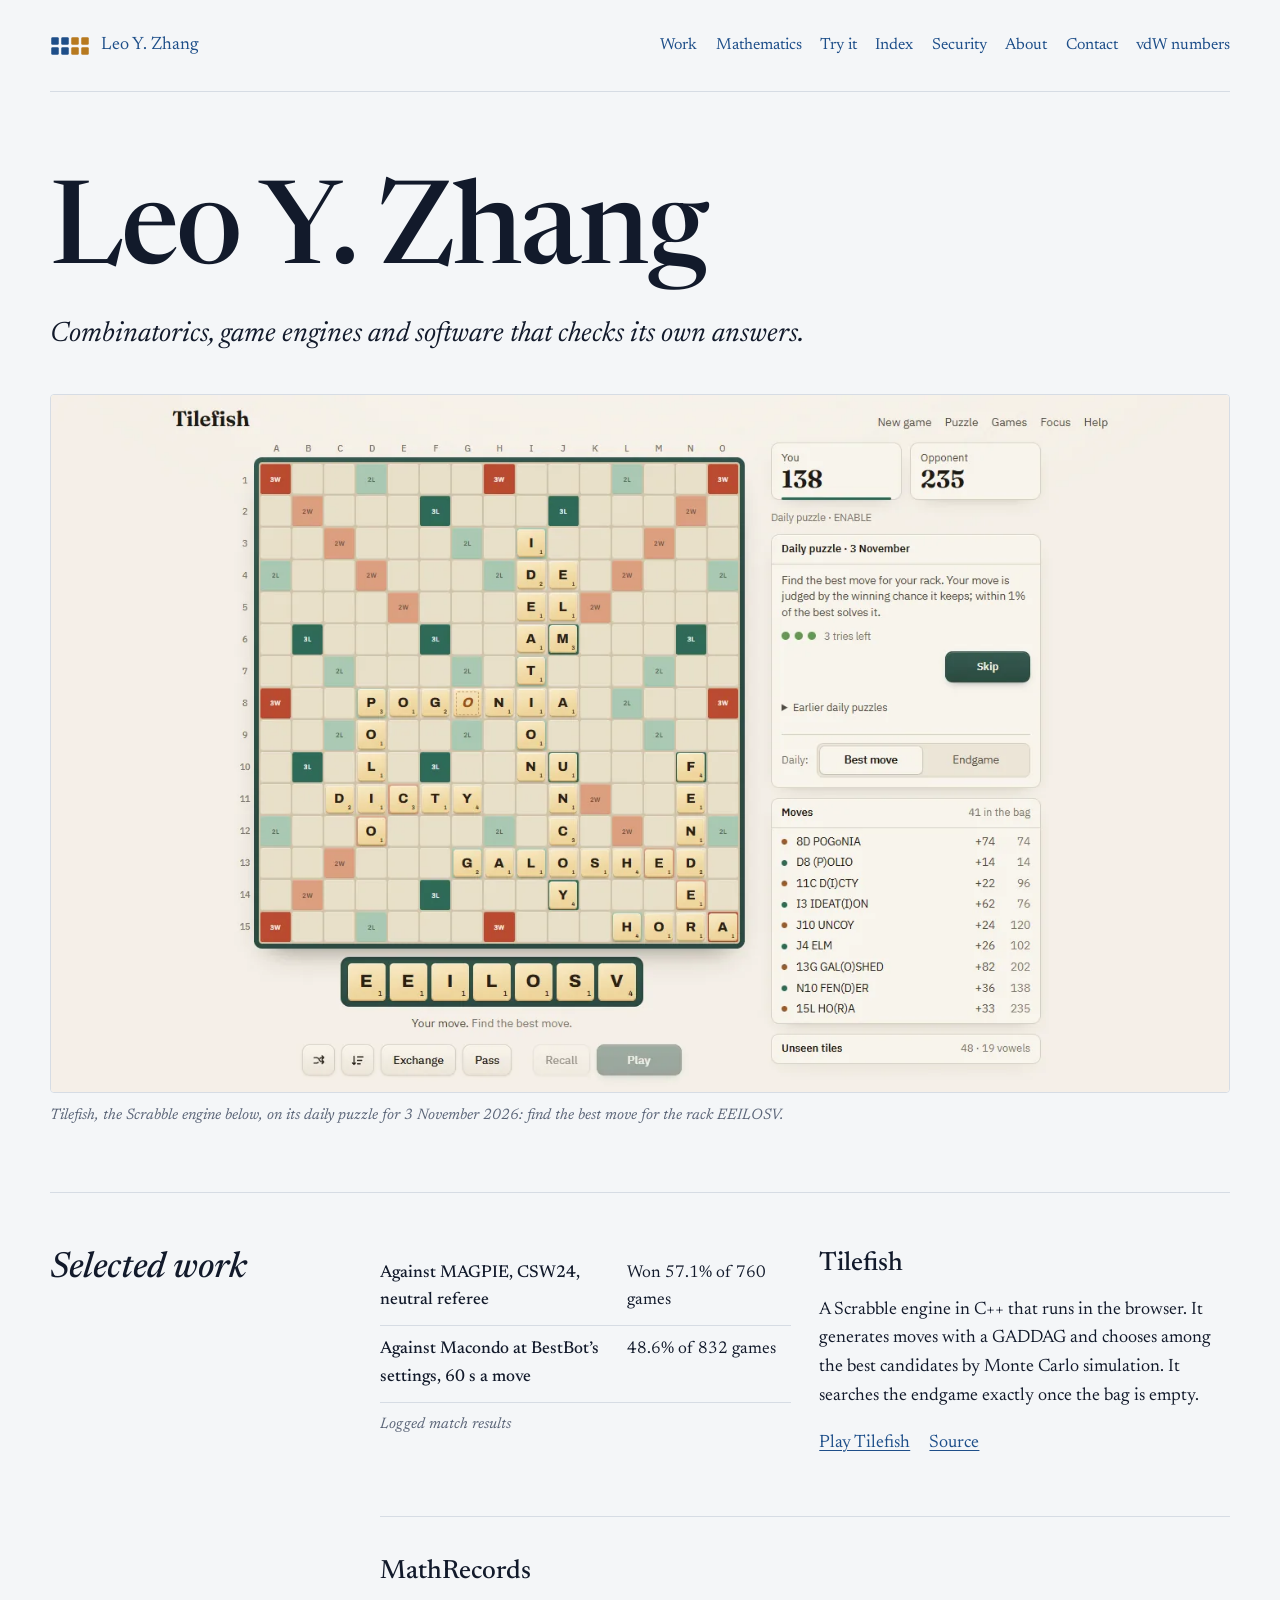
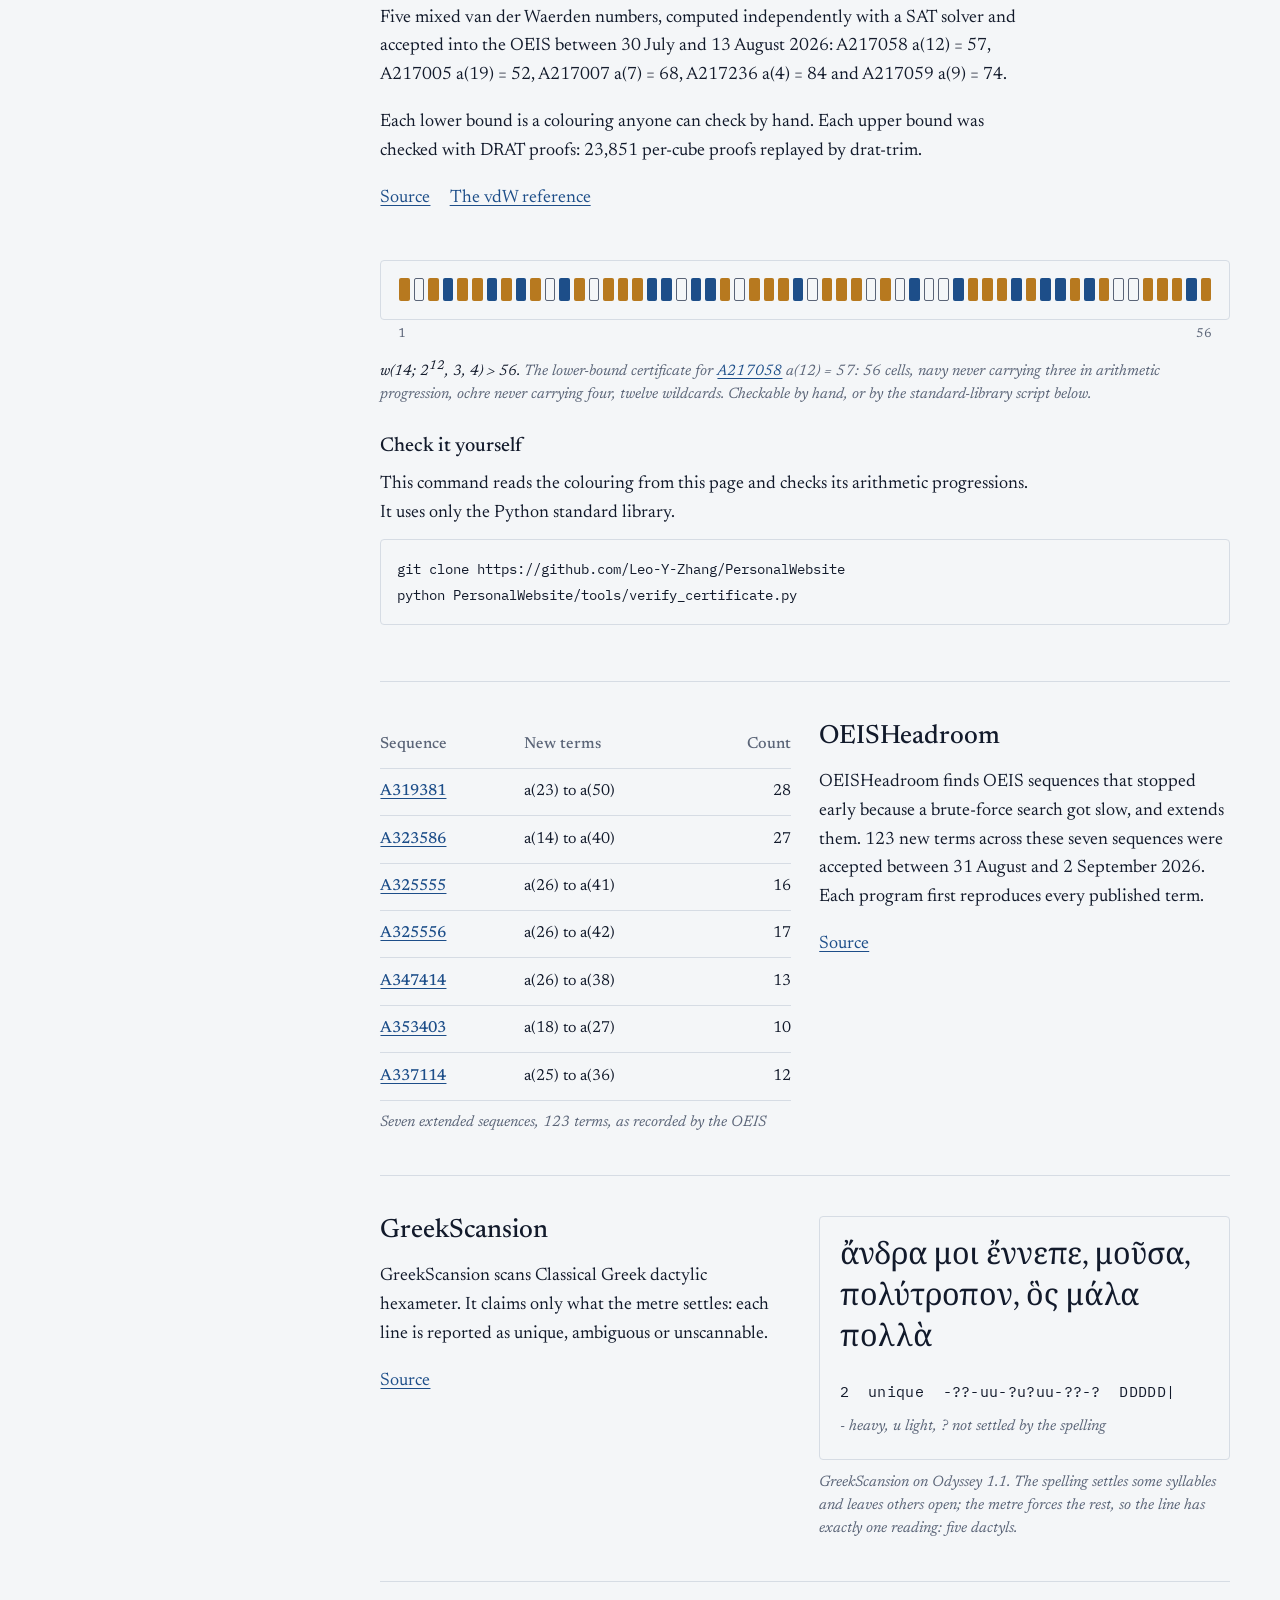
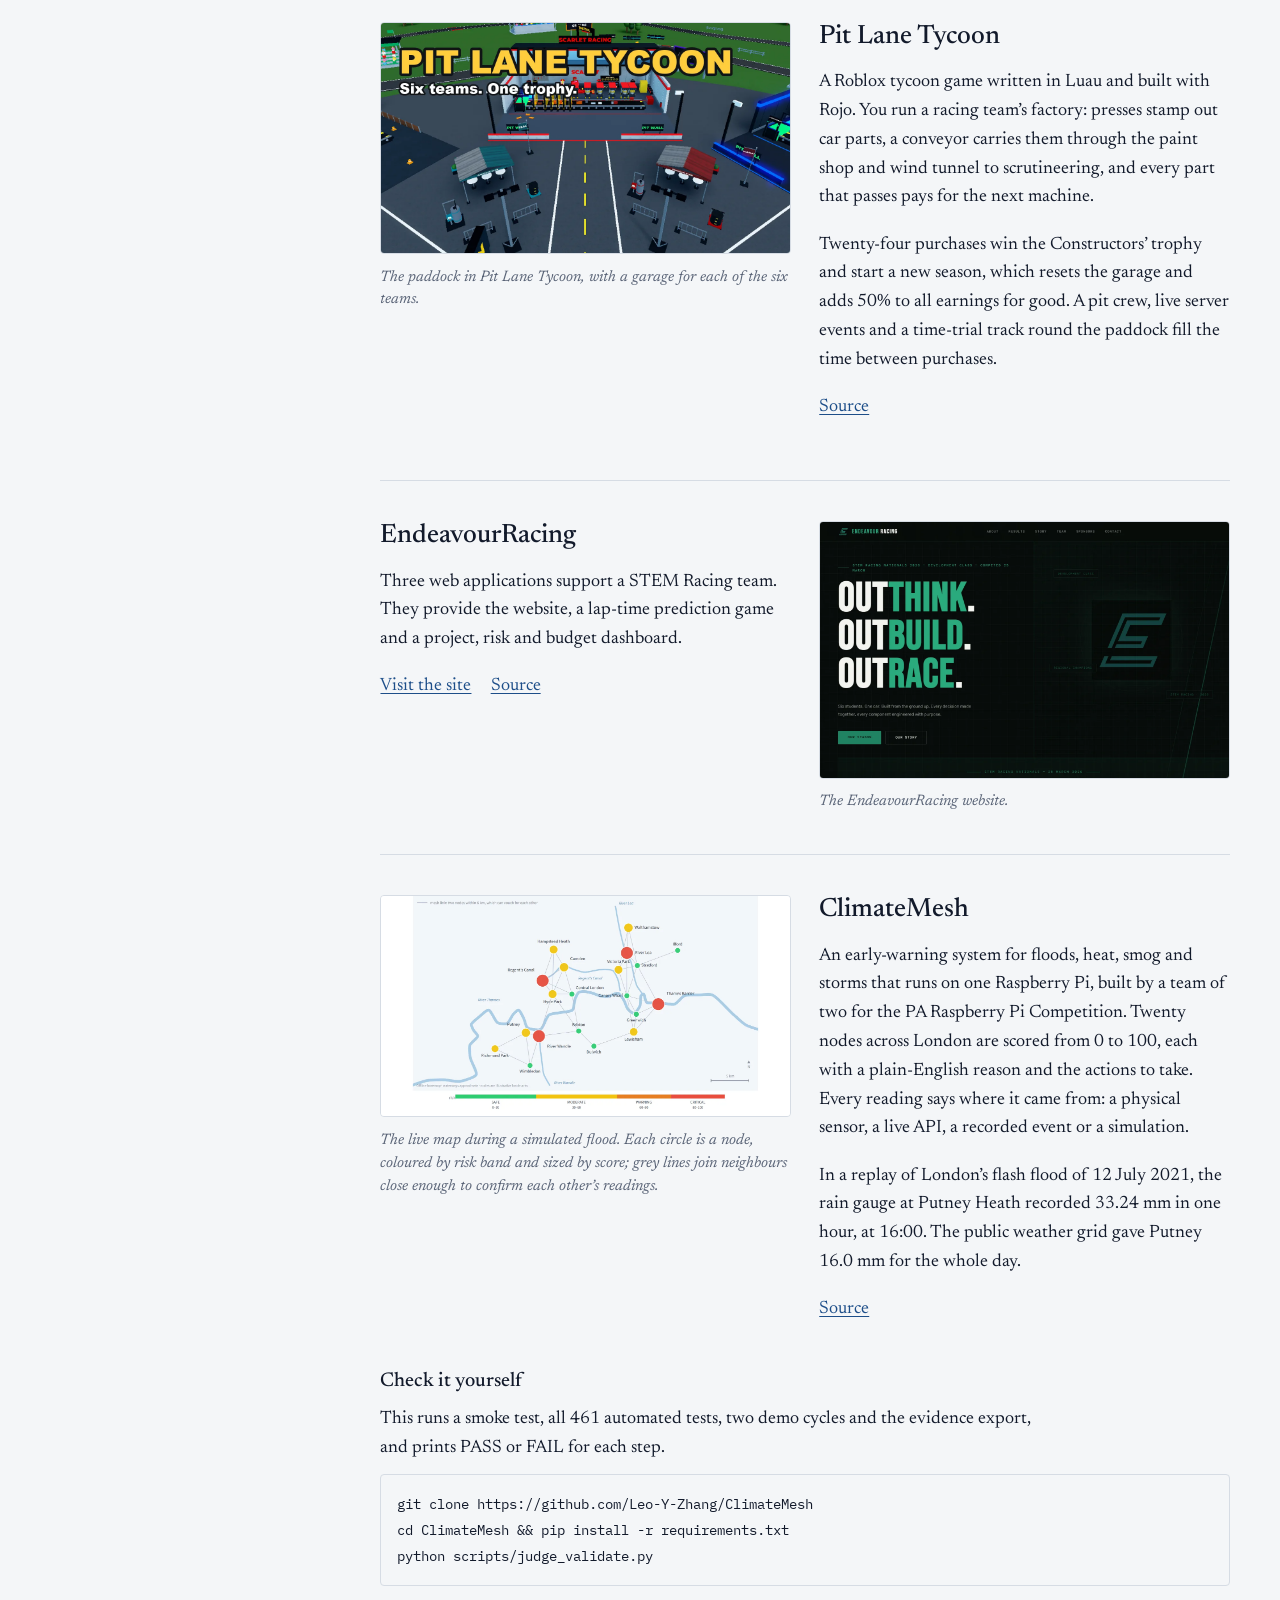
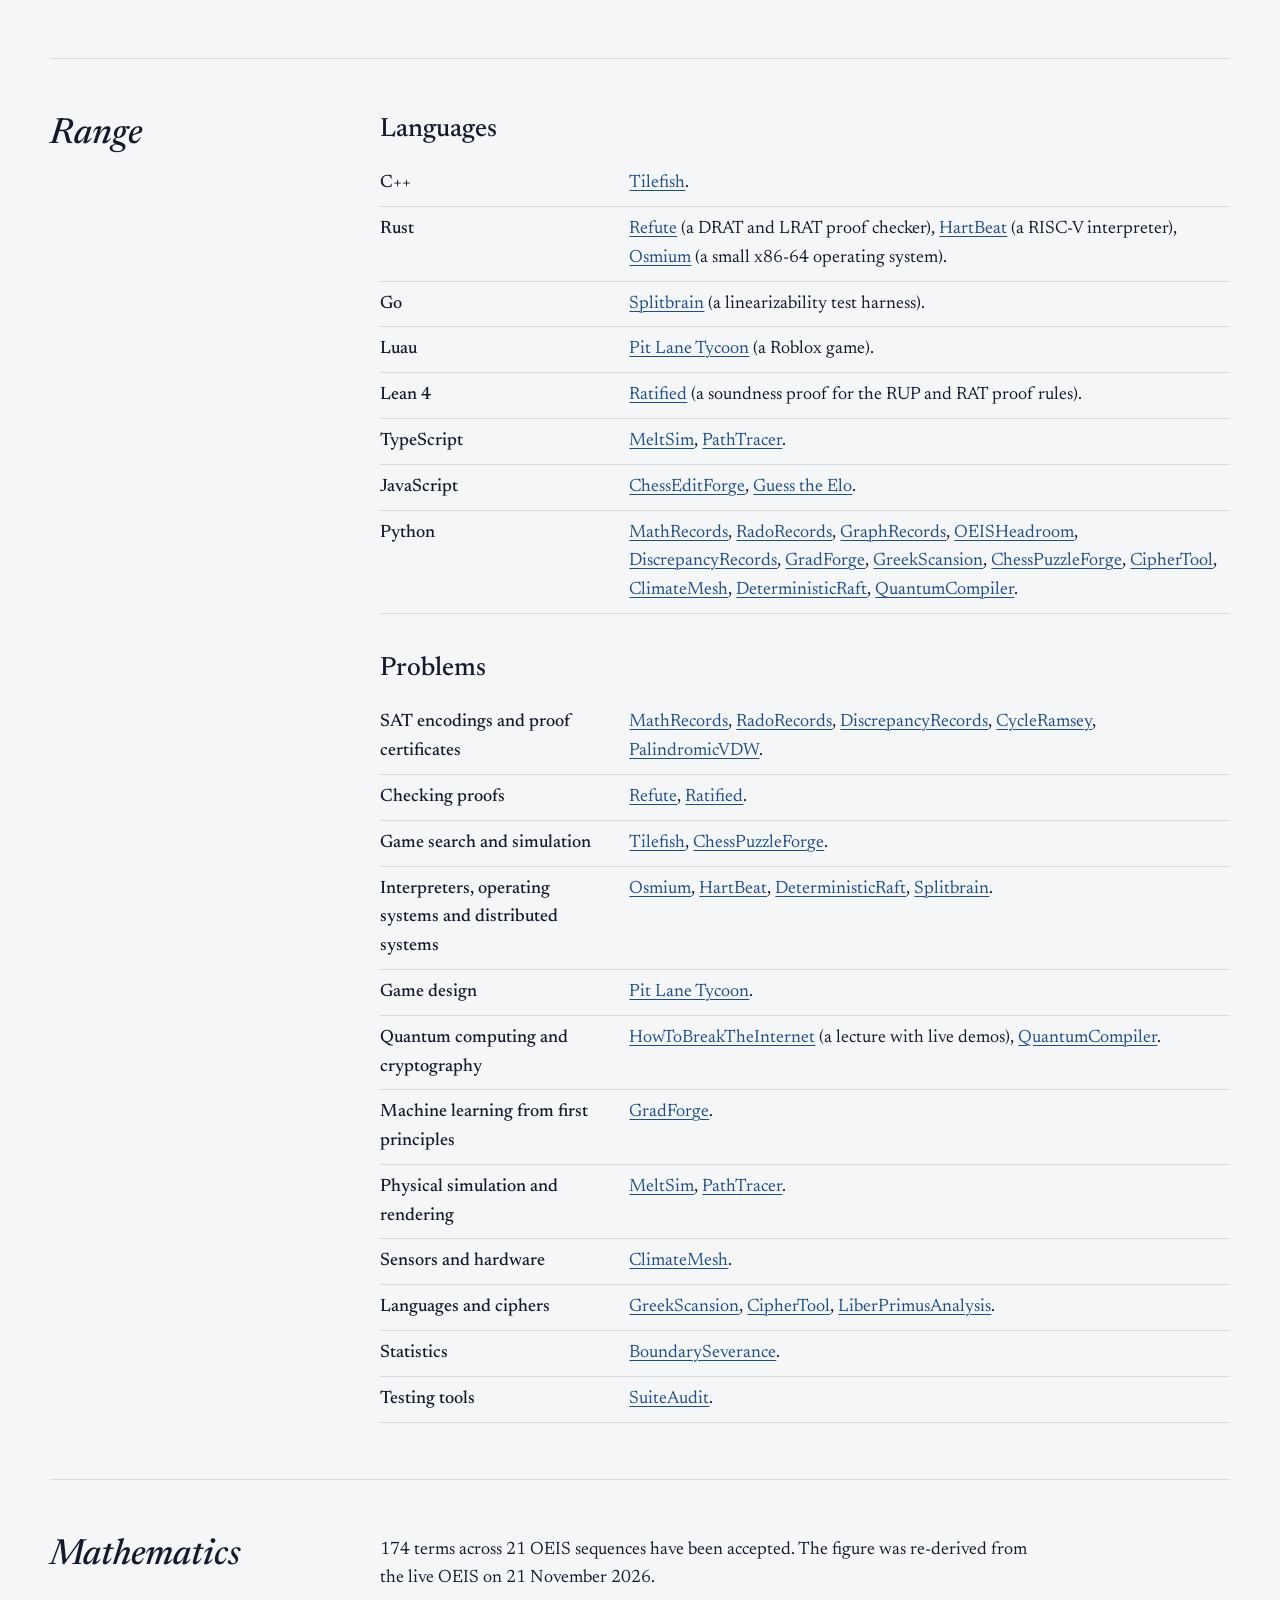
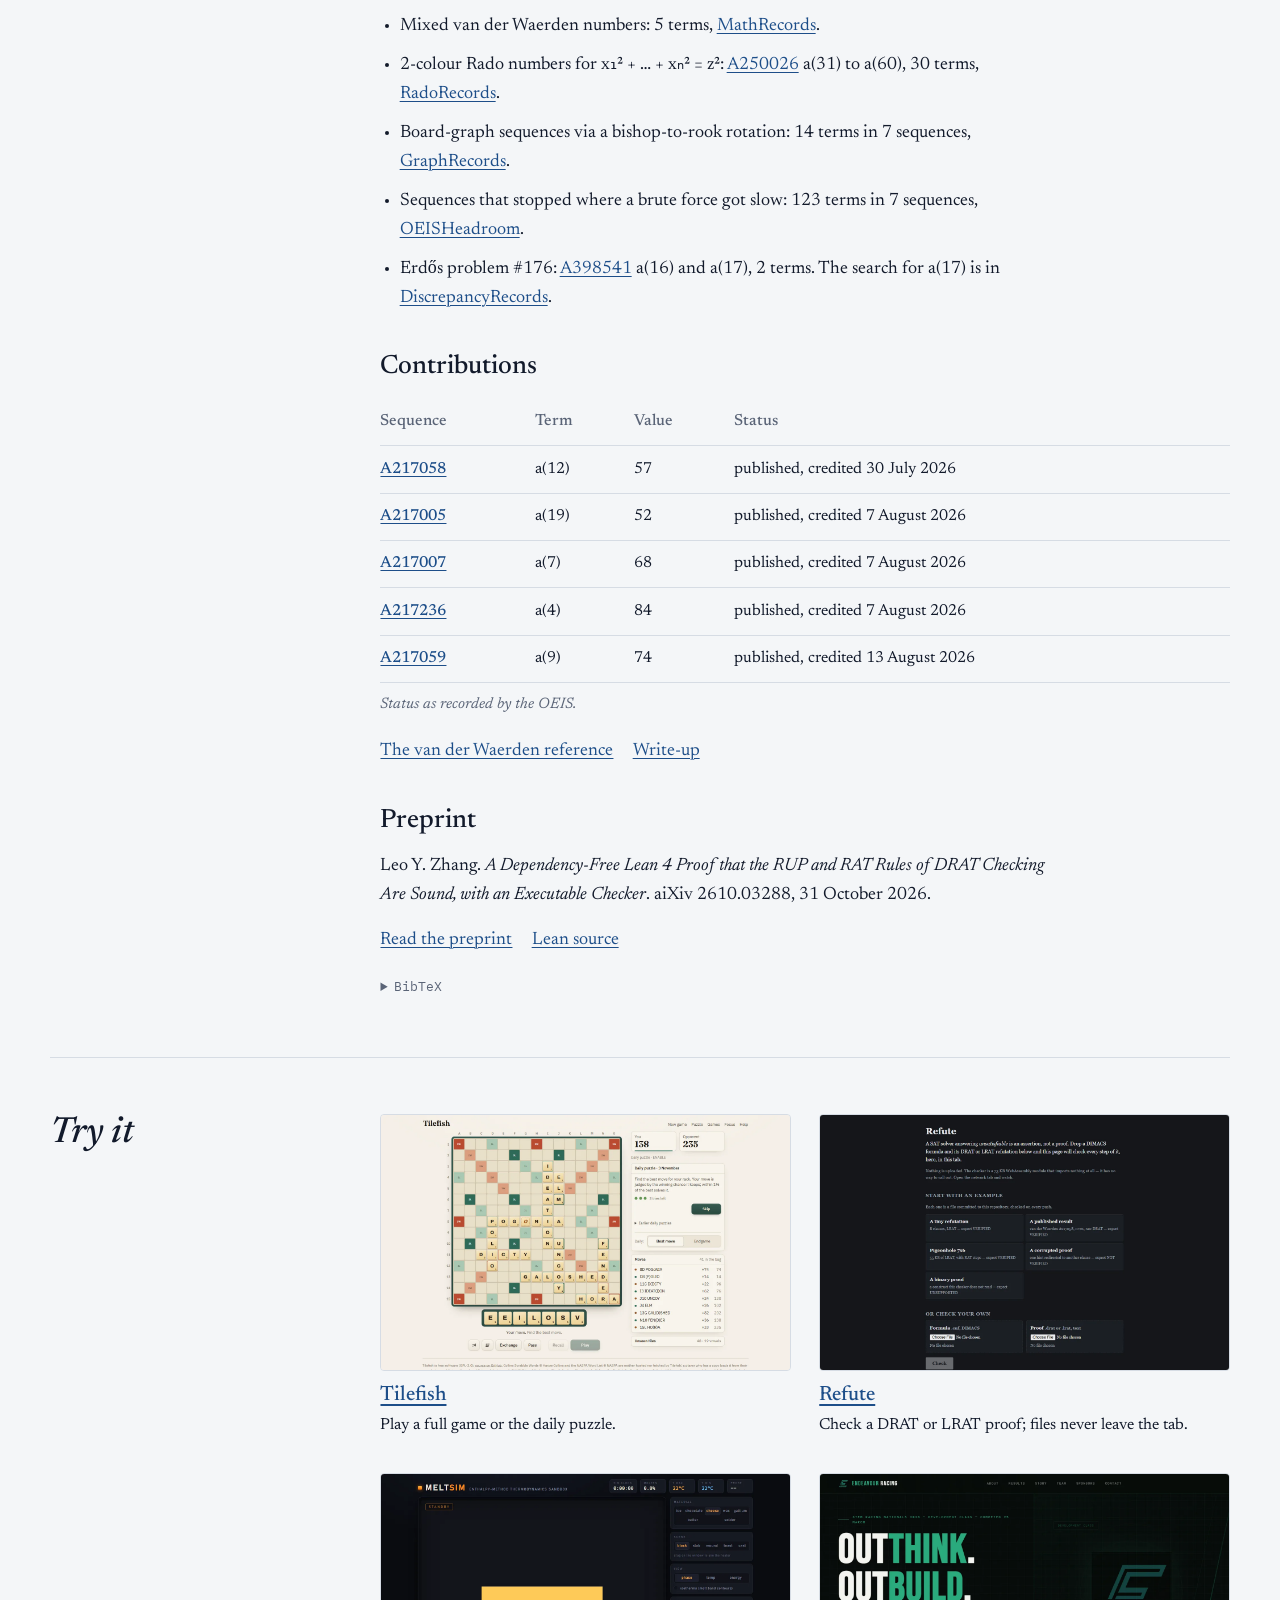
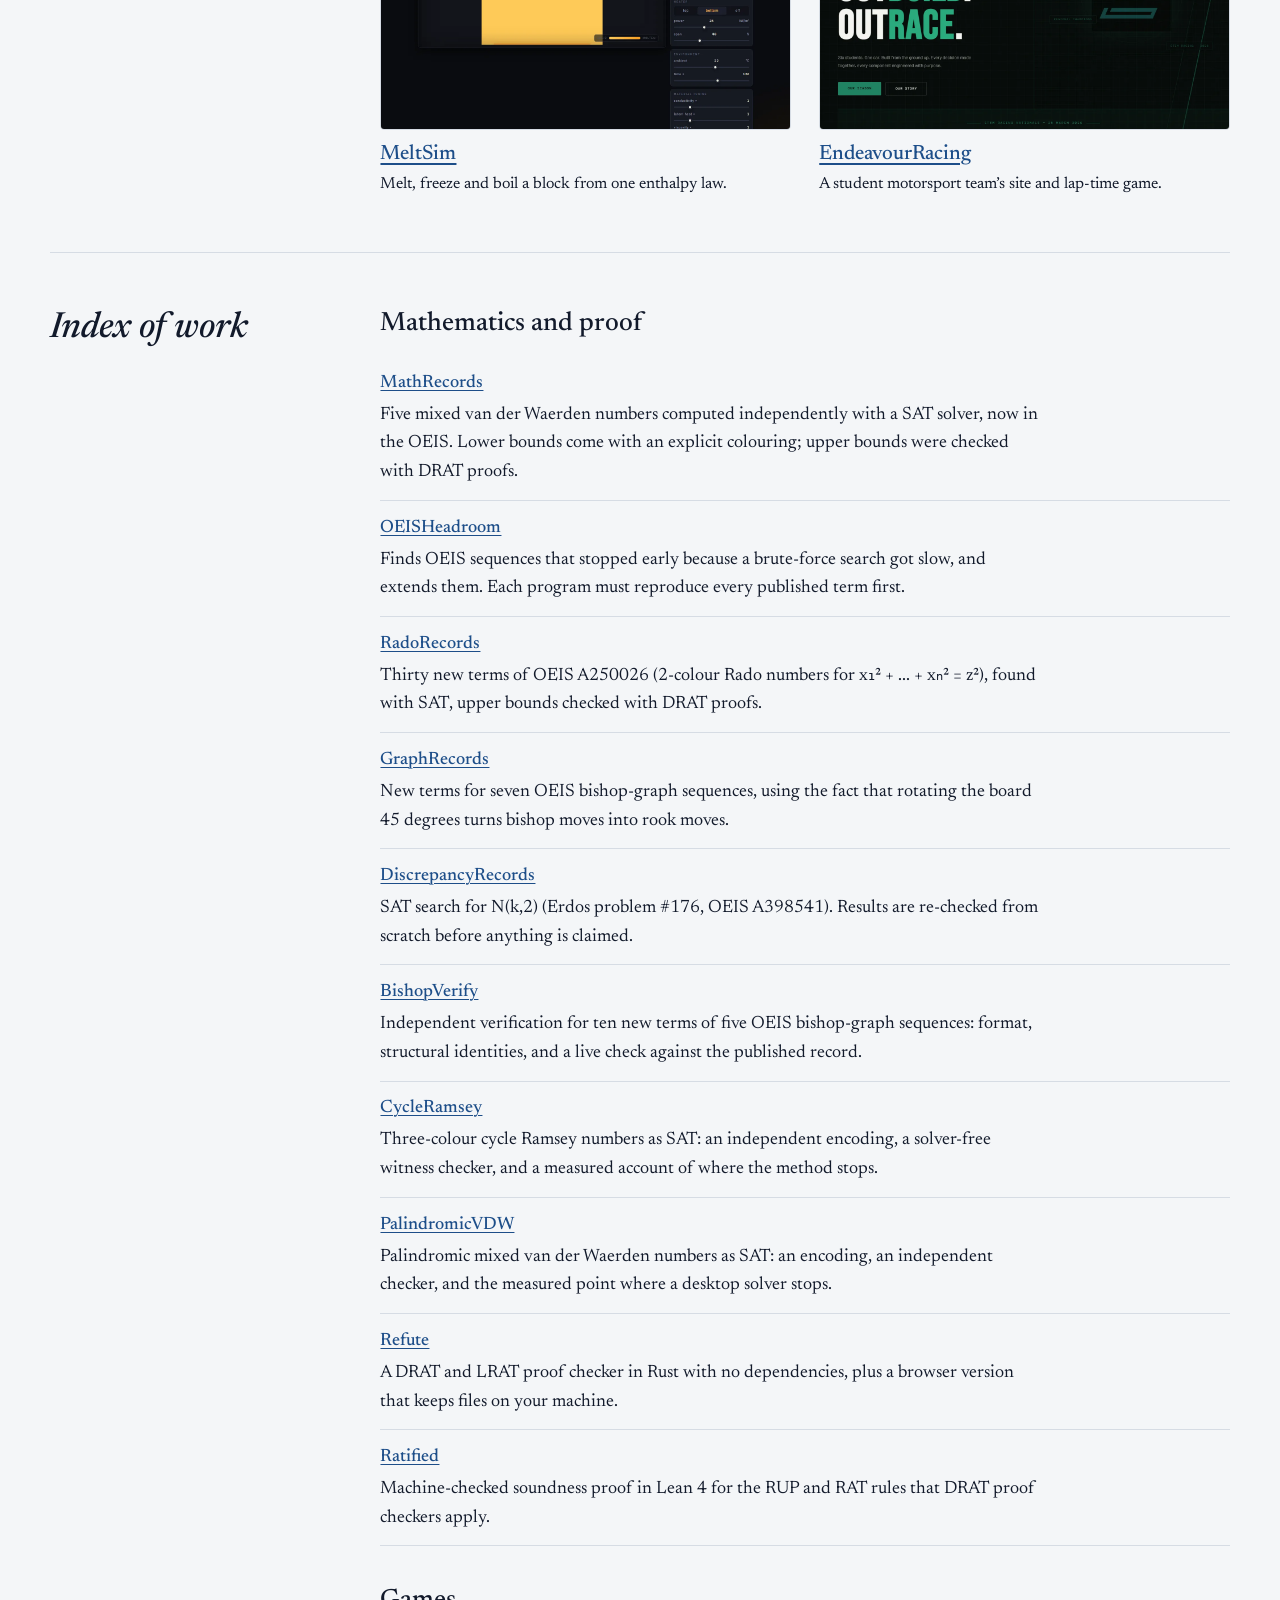
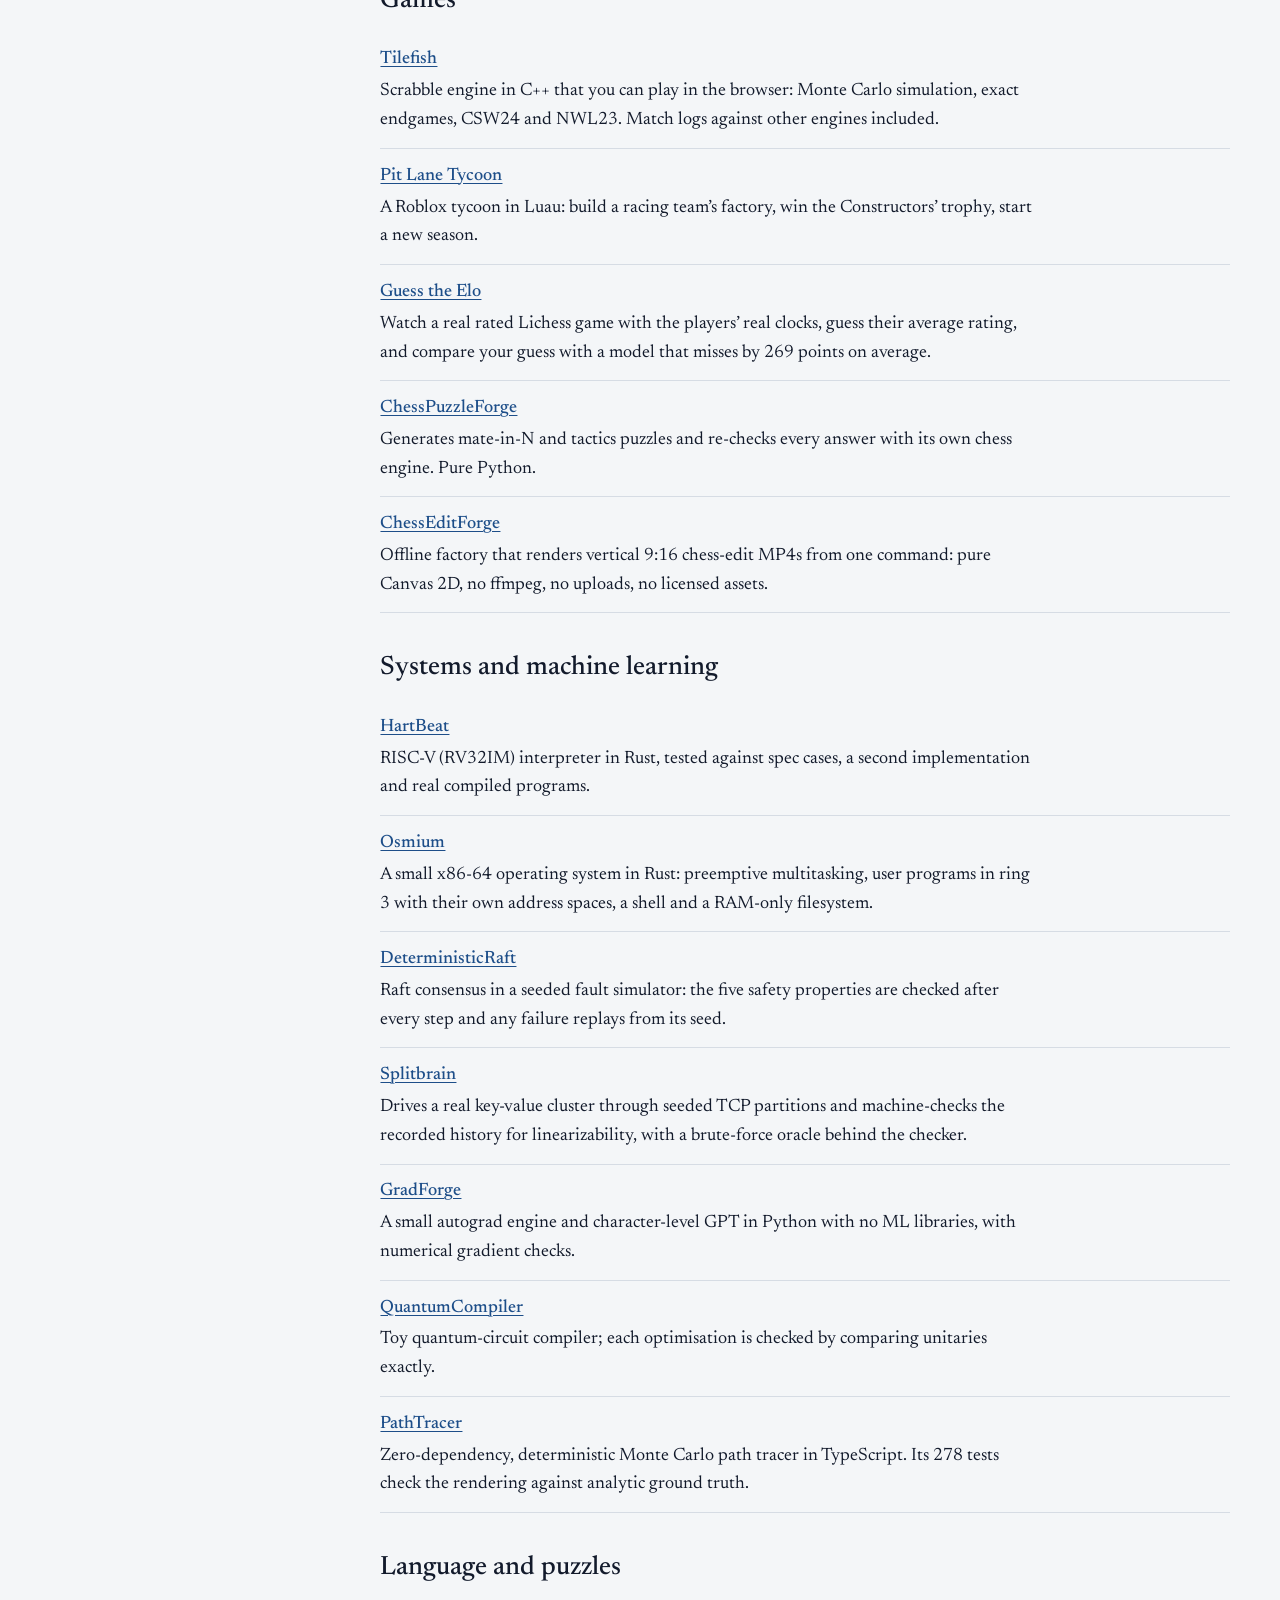
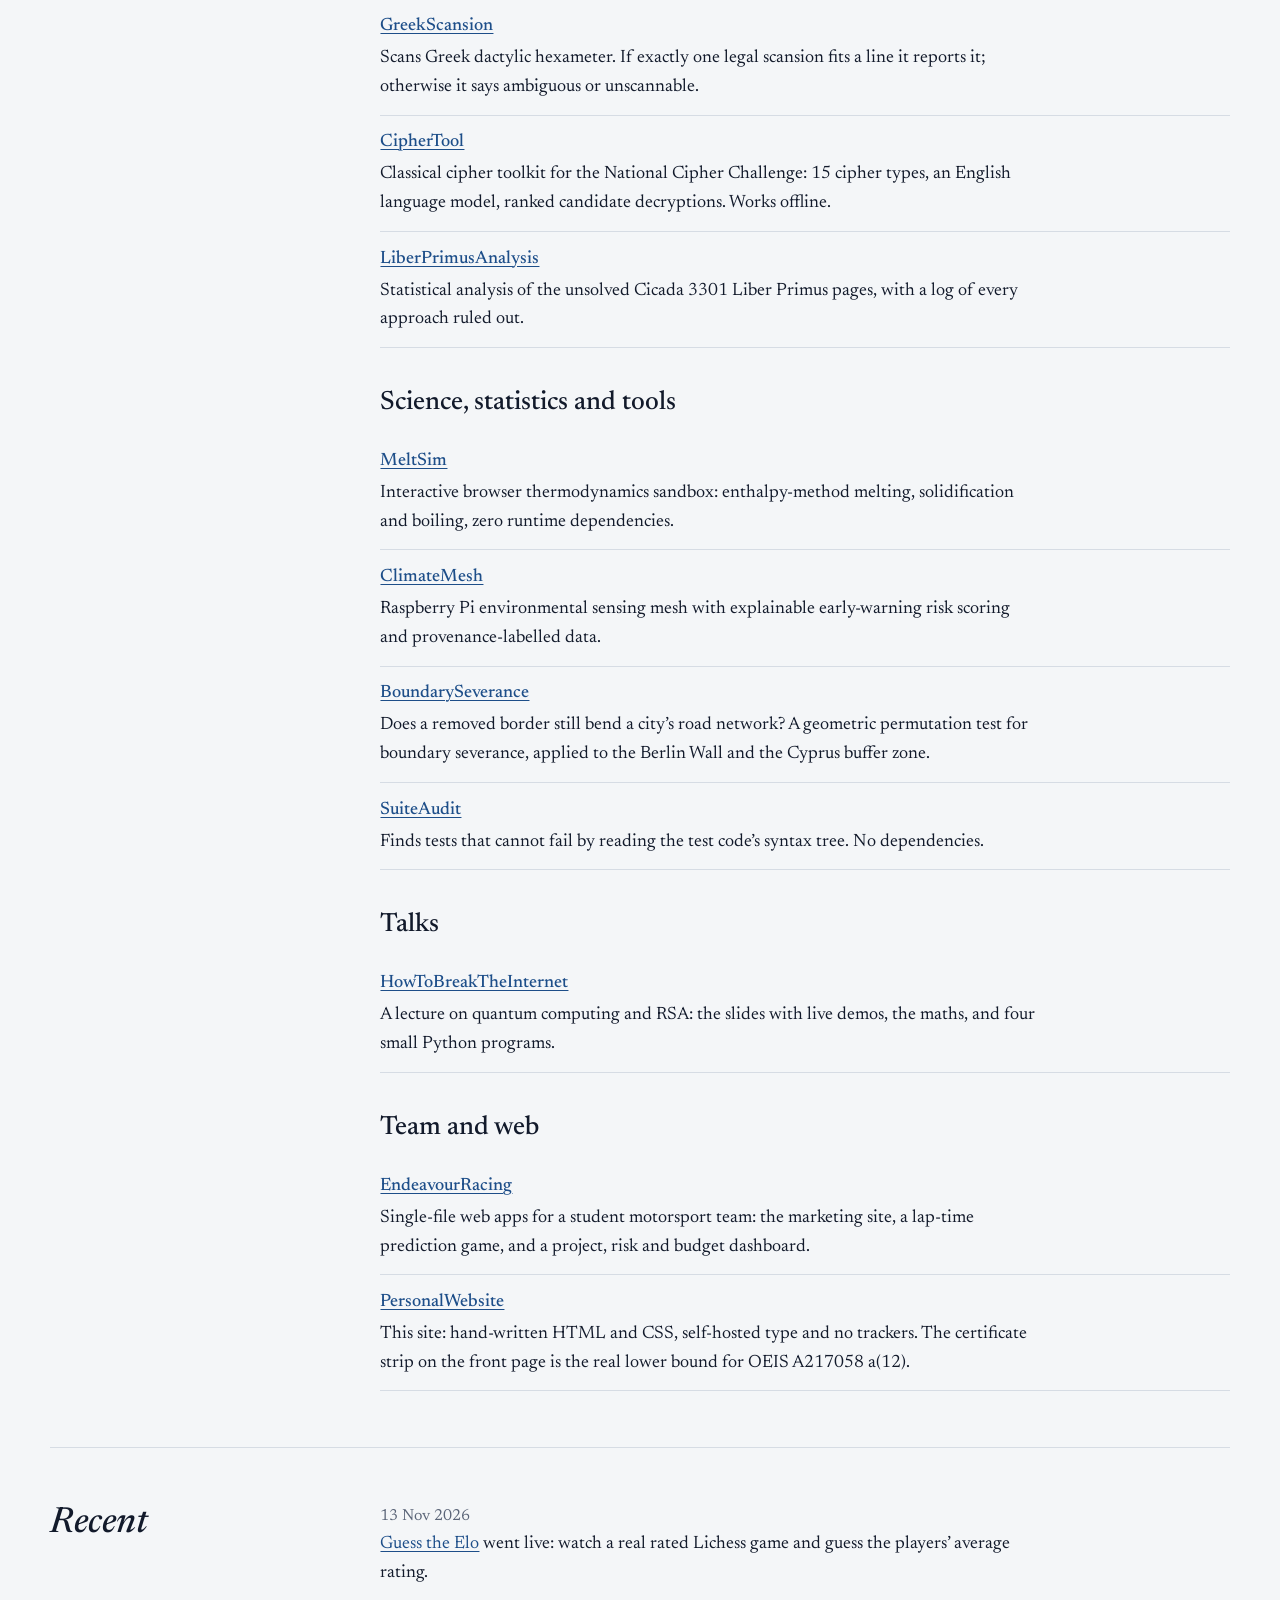
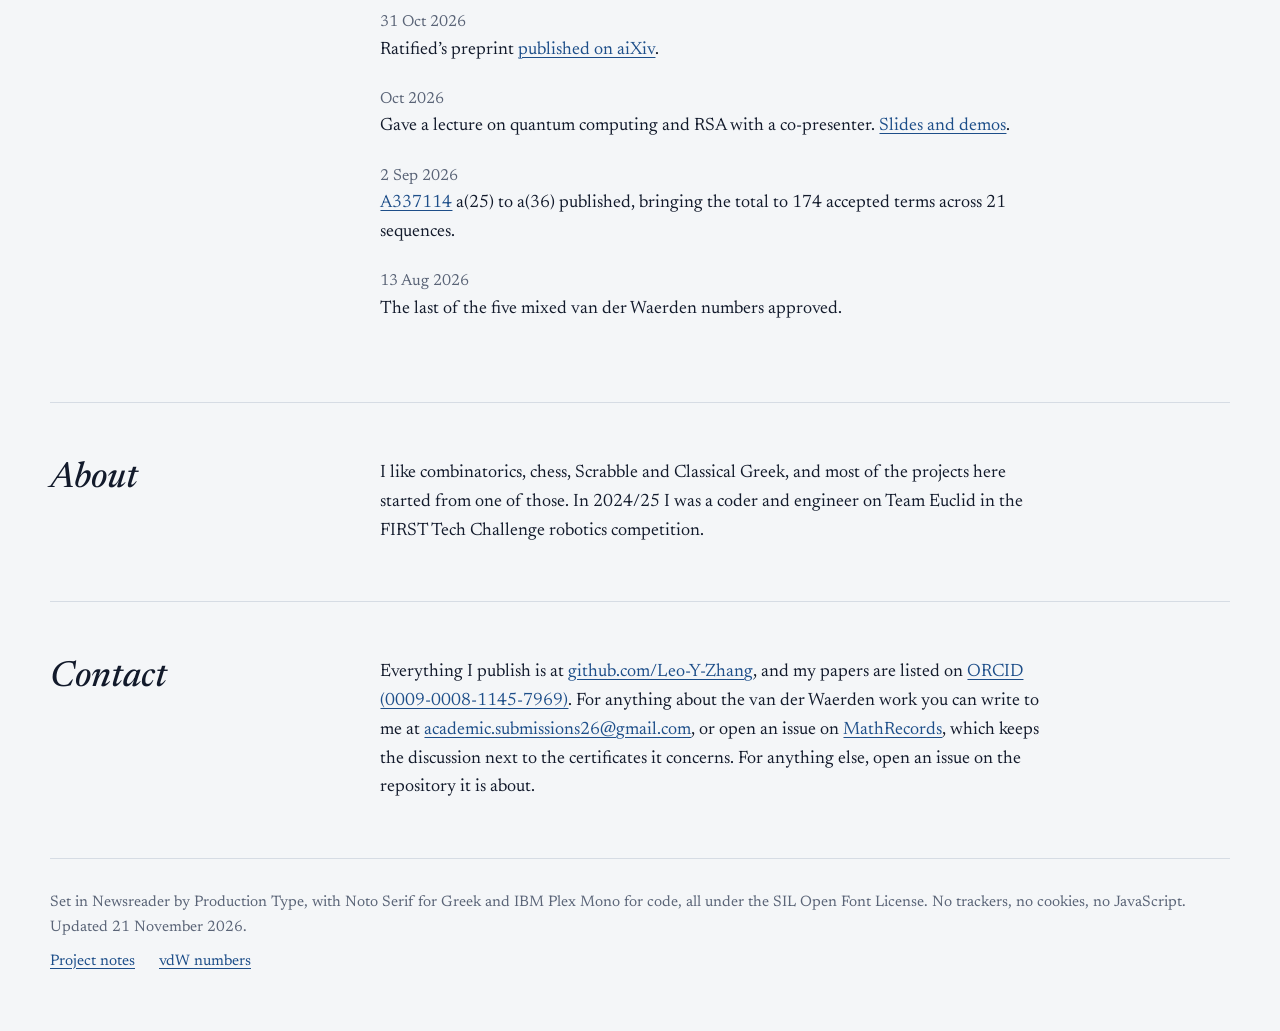
<file: index.html>
<!doctype html>
<html lang="en-GB">
<head>
<meta charset="utf-8">
<meta name="viewport" content="width=device-width, initial-scale=1">
<title>Leo Y. Zhang</title>
<meta name="description" content="Combinatorics, game engines and software that checks its own answers.">
<link rel="canonical" href="https://leo-y-zhang.github.io/PersonalWebsite/">
<meta name="theme-color" content="#F4F6F8" media="(prefers-color-scheme: light)">
<meta name="theme-color" content="#0E1420" media="(prefers-color-scheme: dark)">
<link rel="icon" href="favicon.svg" type="image/svg+xml">
<link rel="apple-touch-icon" href="avatar.png">
<link rel="stylesheet" href="style.css">
<meta property="og:title" content="Leo Y. Zhang">
<meta property="og:description" content="Combinatorics, game engines and software that checks its own answers.">
<meta property="og:type" content="website">
<meta property="og:url" content="https://leo-y-zhang.github.io/PersonalWebsite/">
<meta property="og:image" content="https://leo-y-zhang.github.io/PersonalWebsite/assets/og.png">
<meta property="og:image:width" content="1200">
<meta property="og:image:height" content="630">
<meta property="og:image:alt" content="Leo Y. Zhang: combinatorics, game engines and software">
<meta name="twitter:card" content="summary_large_image">
<meta name="twitter:title" content="Leo Y. Zhang">
<meta name="twitter:description" content="Combinatorics, game engines and software that checks its own answers.">
<meta name="twitter:image" content="https://leo-y-zhang.github.io/PersonalWebsite/assets/og.png">
<script type="application/ld+json">{"@context": "https://schema.org", "@type": "Person", "name": "Leo Y. Zhang", "url": "https://leo-y-zhang.github.io/PersonalWebsite/", "sameAs": ["https://github.com/Leo-Y-Zhang", "https://orcid.org/0009-0008-1145-7969"]}</script>
</head>
<body>
<a class="skip-link" href="#main">Skip to content</a>
<header class="site-header">
  <a class="identity" href="./"><img class="mark" src="favicon.svg" width="40" height="40" alt=""><span>Leo Y. Zhang</span></a>
  <nav aria-label="Main navigation">
    <a href="#work">Work</a> <a href="#mathematics">Mathematics</a> <a href="#try-it">Try it</a> <a href="#index">Index</a> <a href="security.html">Security</a> <a href="#about">About</a> <a href="#contact">Contact</a> <a href="vdw.html">vdW numbers</a>
  </nav>
</header>
<main id="main">
<div class="hero">
<h1>Leo Y. Zhang</h1>
<p class="deck">Combinatorics, game engines and software that checks its own answers.</p>
<figure class="plate hero-plate"><img src="assets/img/tilefish.webp" width="1440" height="900" alt="Tilefish daily Scrabble puzzle with the rack EEILOSV" decoding="async" fetchpriority="high"><figcaption>Tilefish, the Scrabble engine below, on its daily puzzle for 3 November 2026: find the best move for the rack EEILOSV.</figcaption></figure>
</div><section class="catalogue-section" id="work" aria-labelledby="work-h">
<h2 id="work-h">Selected work</h2>
<div class="section-content">
<article class="work-entry" aria-labelledby="tilefish-h"><div class="work-copy"><h3 id="tilefish-h">Tilefish</h3><p>A Scrabble engine in C++ that runs in the browser. It generates moves with a GADDAG and chooses among the best candidates by Monte Carlo simulation. It searches the endgame exactly once the bag is empty.</p><p class="links"><a href="https://leo-y-zhang.github.io/TileFish/">Play Tilefish</a> <a href="https://github.com/Leo-Y-Zhang/TileFish">Source</a></p></div><div class="work-visual"><div class="table-scroll" role="region" aria-label="Tilefish match results" tabindex="0"><table class="results"><caption>Logged match results</caption><tbody>
<tr><th scope="row">Against MAGPIE, CSW24, neutral referee</th><td>Won 57.1% of 760 games</td></tr>
<tr><th scope="row">Against Macondo at BestBot’s settings, 60 s a move</th><td>48.6% of 832 games</td></tr>
</tbody></table></div></div></article>
<article class="work-entry certificate-entry" aria-labelledby="mathrecords-h"><div class="work-copy"><h3 id="mathrecords-h">MathRecords</h3><p>Five mixed van der Waerden numbers, computed independently with a SAT solver and accepted into the OEIS between 30 July and 13 August 2026: A217058 a(12) = 57, A217005 a(19) = 52, A217007 a(7) = 68, A217236 a(4) = 84 and A217059 a(9) = 74.</p><p>Each lower bound is a colouring anyone can check by hand. Each upper bound was checked with DRAT proofs: 23,851 per-cube proofs replayed by drat-trim.</p><p class="links"><a href="https://github.com/Leo-Y-Zhang/MathRecords">Source</a> <a href="vdw.html">The vdW reference</a></p></div><div class="work-visual"><figure class="cert">
    <div class="cells" role="img" aria-label="The 56-cell certificate colouring for OEIS A217058: navy cells are class one, ochre cells are class two, hollow cells are wildcards.">
    <i class="c2" style="--i:0" title="position 1: class 2"></i>
    <i class="w" style="--i:1" title="position 2: wildcard"></i>
    <i class="c2" style="--i:2" title="position 3: class 2"></i>
    <i class="c1" style="--i:3" title="position 4: class 1"></i>
    <i class="c2" style="--i:4" title="position 5: class 2"></i>
    <i class="c2" style="--i:5" title="position 6: class 2"></i>
    <i class="c1" style="--i:6" title="position 7: class 1"></i>
    <i class="c2" style="--i:7" title="position 8: class 2"></i>
    <i class="c1" style="--i:8" title="position 9: class 1"></i>
    <i class="c2" style="--i:9" title="position 10: class 2"></i>
    <i class="w" style="--i:10" title="position 11: wildcard"></i>
    <i class="c1" style="--i:11" title="position 12: class 1"></i>
    <i class="c2" style="--i:12" title="position 13: class 2"></i>
    <i class="w" style="--i:13" title="position 14: wildcard"></i>
    <i class="c2" style="--i:14" title="position 15: class 2"></i>
    <i class="c2" style="--i:15" title="position 16: class 2"></i>
    <i class="c2" style="--i:16" title="position 17: class 2"></i>
    <i class="c1" style="--i:17" title="position 18: class 1"></i>
    <i class="c1" style="--i:18" title="position 19: class 1"></i>
    <i class="w" style="--i:19" title="position 20: wildcard"></i>
    <i class="c1" style="--i:20" title="position 21: class 1"></i>
    <i class="c1" style="--i:21" title="position 22: class 1"></i>
    <i class="c2" style="--i:22" title="position 23: class 2"></i>
    <i class="w" style="--i:23" title="position 24: wildcard"></i>
    <i class="c2" style="--i:24" title="position 25: class 2"></i>
    <i class="c2" style="--i:25" title="position 26: class 2"></i>
    <i class="c2" style="--i:26" title="position 27: class 2"></i>
    <i class="c1" style="--i:27" title="position 28: class 1"></i>
    <i class="w" style="--i:28" title="position 29: wildcard"></i>
    <i class="c2" style="--i:29" title="position 30: class 2"></i>
    <i class="c2" style="--i:30" title="position 31: class 2"></i>
    <i class="c2" style="--i:31" title="position 32: class 2"></i>
    <i class="w" style="--i:32" title="position 33: wildcard"></i>
    <i class="c2" style="--i:33" title="position 34: class 2"></i>
    <i class="w" style="--i:34" title="position 35: wildcard"></i>
    <i class="c1" style="--i:35" title="position 36: class 1"></i>
    <i class="w" style="--i:36" title="position 37: wildcard"></i>
    <i class="w" style="--i:37" title="position 38: wildcard"></i>
    <i class="c1" style="--i:38" title="position 39: class 1"></i>
    <i class="c2" style="--i:39" title="position 40: class 2"></i>
    <i class="c2" style="--i:40" title="position 41: class 2"></i>
    <i class="c2" style="--i:41" title="position 42: class 2"></i>
    <i class="c1" style="--i:42" title="position 43: class 1"></i>
    <i class="c2" style="--i:43" title="position 44: class 2"></i>
    <i class="c1" style="--i:44" title="position 45: class 1"></i>
    <i class="c1" style="--i:45" title="position 46: class 1"></i>
    <i class="c2" style="--i:46" title="position 47: class 2"></i>
    <i class="c1" style="--i:47" title="position 48: class 1"></i>
    <i class="c2" style="--i:48" title="position 49: class 2"></i>
    <i class="w" style="--i:49" title="position 50: wildcard"></i>
    <i class="w" style="--i:50" title="position 51: wildcard"></i>
    <i class="c2" style="--i:51" title="position 52: class 2"></i>
    <i class="c2" style="--i:52" title="position 53: class 2"></i>
    <i class="c2" style="--i:53" title="position 54: class 2"></i>
    <i class="c1" style="--i:54" title="position 55: class 1"></i>
    <i class="c2" style="--i:55" title="position 56: class 2"></i>
    </div>
    <div class="cell-labels"><span>1</span><span>56</span></div>
    <figcaption>
      <span class="claim">w(14;&nbsp;2<sup>12</sup>,&nbsp;3,&nbsp;4)&nbsp;&gt;&nbsp;56.</span>
      The lower-bound certificate for <a href="https://oeis.org/A217058">A217058</a>&nbsp;a(12)&nbsp;=&nbsp;57:
      56 cells, <span class="k1">navy</span> never carrying three in arithmetic
      progression, <span class="k2">ochre</span> never carrying four, twelve
      wildcards. Checkable by hand, or by the standard-library script below.
    </figcaption>
  </figure></div><div class="work-check"><h4>Check it yourself</h4><p>This command reads the colouring from this page and checks its arithmetic progressions. It uses only the Python standard library.</p><pre class="run"><code>git clone https://github.com/Leo-Y-Zhang/PersonalWebsite
python PersonalWebsite/tools/verify_certificate.py</code></pre></div></article>
<article class="work-entry" aria-labelledby="oeisheadroom-h"><div class="work-copy"><h3 id="oeisheadroom-h">OEISHeadroom</h3><p>OEISHeadroom finds OEIS sequences that stopped early because a brute-force search got slow, and extends them. 123 new terms across these seven sequences were accepted between 31 August and 2 September 2026. Each program first reproduces every published term.</p><p class="links"><a href="https://github.com/Leo-Y-Zhang/OEISHeadroom">Source</a></p></div><div class="work-visual"><table class="sequence-list"><caption>Seven extended sequences, 123 terms, as recorded by the OEIS</caption><thead><tr><th scope="col">Sequence</th><th scope="col">New terms</th><th scope="col">Count</th></tr></thead><tbody><tr><th scope="row"><a href="https://oeis.org/A319381">A319381</a></th><td>a(23) to a(50)</td><td>28</td></tr><tr><th scope="row"><a href="https://oeis.org/A323586">A323586</a></th><td>a(14) to a(40)</td><td>27</td></tr><tr><th scope="row"><a href="https://oeis.org/A325555">A325555</a></th><td>a(26) to a(41)</td><td>16</td></tr><tr><th scope="row"><a href="https://oeis.org/A325556">A325556</a></th><td>a(26) to a(42)</td><td>17</td></tr><tr><th scope="row"><a href="https://oeis.org/A347414">A347414</a></th><td>a(26) to a(38)</td><td>13</td></tr><tr><th scope="row"><a href="https://oeis.org/A353403">A353403</a></th><td>a(18) to a(27)</td><td>10</td></tr><tr><th scope="row"><a href="https://oeis.org/A337114">A337114</a></th><td>a(25) to a(36)</td><td>12</td></tr></tbody></table></div></article>
<article class="work-entry" aria-labelledby="greekscansion-h"><div class="work-copy"><h3 id="greekscansion-h">GreekScansion</h3><p>GreekScansion scans Classical Greek dactylic hexameter. It claims only what the metre settles: each line is reported as unique, ambiguous or unscannable.</p><p class="links"><a href="https://github.com/Leo-Y-Zhang/GreekScansion">Source</a></p></div><div class="work-visual"><figure class="plate"><div class="type-plate"><p lang="grc">ἄνδρα μοι ἔννεπε, μοῦσα, πολύτροπον, ὃς μάλα πολλὰ</p><pre><samp>2  unique  -??-uu-?u?uu-??-?  DDDDD|</samp></pre><p class="caption">- heavy, u light, ? not settled by the spelling</p></div><figcaption>GreekScansion on Odyssey 1.1. The spelling settles some syllables and leaves others open; the metre forces the rest, so the line has exactly one reading: five dactyls.</figcaption></figure></div></article>
<article class="work-entry" aria-labelledby="pitlanetycoon-h"><div class="work-copy"><h3 id="pitlanetycoon-h">Pit Lane Tycoon</h3><p>A Roblox tycoon game written in Luau and built with Rojo. You run a racing team’s factory: presses stamp out car parts, a conveyor carries them through the paint shop and wind tunnel to scrutineering, and every part that passes pays for the next machine.</p><p>Twenty-four purchases win the Constructors’ trophy and start a new season, which resets the garage and adds 50% to all earnings for good. A pit crew, live server events and a time-trial track round the paddock fill the time between purchases.</p><p class="links"><a href="https://github.com/Leo-Y-Zhang/PitLaneTycoon">Source</a></p></div><div class="work-visual"><figure class="plate"><img src="assets/img/pitlanetycoon.webp" width="1280" height="720" alt="Pit Lane Tycoon paddock with team garages and a pit wall" decoding="async" loading="lazy"><figcaption>The paddock in Pit Lane Tycoon, with a garage for each of the six teams.</figcaption></figure></div></article>
<article class="work-entry" aria-labelledby="endeavourracing-h"><div class="work-copy"><h3 id="endeavourracing-h">EndeavourRacing</h3><p>Three web applications support a STEM Racing team. They provide the website, a lap-time prediction game and a project, risk and budget dashboard.</p><p class="links"><a href="https://leo-y-zhang.github.io/EndeavourRacing/website/">Visit the site</a> <a href="https://github.com/Leo-Y-Zhang/EndeavourRacing">Source</a></p></div><div class="work-visual"><figure class="plate"><img src="assets/img/endeavour.webp" width="1440" height="900" alt="EndeavourRacing team website" decoding="async" loading="lazy"><figcaption>The EndeavourRacing website.</figcaption></figure></div></article>
<article class="work-entry" aria-labelledby="climatemesh-h"><div class="work-copy"><h3 id="climatemesh-h">ClimateMesh</h3><p>An early-warning system for floods, heat, smog and storms that runs on one Raspberry Pi, built by a team of two for the PA Raspberry Pi Competition. Twenty nodes across London are scored from 0 to 100, each with a plain-English reason and the actions to take. Every reading says where it came from: a physical sensor, a live API, a recorded event or a simulation.</p><p>In a replay of London’s flash flood of 12 July 2021, the rain gauge at Putney Heath recorded 33.24 mm in one hour, at 16:00. The public weather grid gave Putney 16.0 mm for the whole day.</p><p class="links"><a href="https://github.com/Leo-Y-Zhang/ClimateMesh">Source</a></p></div><div class="work-visual"><figure class="plate"><img src="assets/img/climatemesh.webp" width="1440" height="775" alt="ClimateMesh live risk map of twenty London nodes during a simulated flood, with the river and canal nodes at critical" decoding="async" loading="lazy"><figcaption>The live map during a simulated flood. Each circle is a node, coloured by risk band and sized by score; grey lines join neighbours close enough to confirm each other’s readings.</figcaption></figure></div><div class="work-check"><h4>Check it yourself</h4><p>This runs a smoke test, all 461 automated tests, two demo cycles and the evidence export, and prints PASS or FAIL for each step.</p><pre class="run"><code>git clone https://github.com/Leo-Y-Zhang/ClimateMesh
cd ClimateMesh &amp;&amp; pip install -r requirements.txt
python scripts/judge_validate.py</code></pre></div></article>
</div>
</section>
<section class="catalogue-section" id="range" aria-labelledby="range-h">
<h2 id="range-h">Range</h2>
<div class="section-content">
<h3>Languages</h3><dl class="range-list"><dt>C++</dt><dd><a href="https://github.com/Leo-Y-Zhang/TileFish">Tilefish</a>.</dd>
<dt>Rust</dt><dd><a href="https://github.com/Leo-Y-Zhang/Refute">Refute</a> (a DRAT and LRAT proof checker), <a href="https://github.com/Leo-Y-Zhang/HartBeat">HartBeat</a> (a RISC-V interpreter), <a href="https://github.com/Leo-Y-Zhang/Osmium">Osmium</a> (a small x86-64 operating system).</dd>
<dt>Go</dt><dd><a href="https://github.com/Leo-Y-Zhang/Splitbrain">Splitbrain</a> (a linearizability test harness).</dd>
<dt>Luau</dt><dd><a href="https://github.com/Leo-Y-Zhang/PitLaneTycoon">Pit Lane Tycoon</a> (a Roblox game).</dd>
<dt>Lean 4</dt><dd><a href="https://github.com/Leo-Y-Zhang/Ratified">Ratified</a> (a soundness proof for the RUP and RAT proof rules).</dd>
<dt>TypeScript</dt><dd><a href="https://github.com/Leo-Y-Zhang/MeltSim">MeltSim</a>, <a href="https://github.com/Leo-Y-Zhang/PathTracer">PathTracer</a>.</dd>
<dt>JavaScript</dt><dd><a href="https://github.com/Leo-Y-Zhang/ChessEditForge">ChessEditForge</a>, <a href="https://github.com/Leo-Y-Zhang/GuessTheElo">Guess the Elo</a>.</dd>
<dt>Python</dt><dd><a href="https://github.com/Leo-Y-Zhang/MathRecords">MathRecords</a>, <a href="https://github.com/Leo-Y-Zhang/RadoRecords">RadoRecords</a>, <a href="https://github.com/Leo-Y-Zhang/GraphRecords">GraphRecords</a>, <a href="https://github.com/Leo-Y-Zhang/OEISHeadroom">OEISHeadroom</a>, <a href="https://github.com/Leo-Y-Zhang/DiscrepancyRecords">DiscrepancyRecords</a>, <a href="https://github.com/Leo-Y-Zhang/GradForge">GradForge</a>, <a href="https://github.com/Leo-Y-Zhang/GreekScansion">GreekScansion</a>, <a href="https://github.com/Leo-Y-Zhang/ChessPuzzleForge">ChessPuzzleForge</a>, <a href="https://github.com/Leo-Y-Zhang/CipherTool">CipherTool</a>, <a href="https://github.com/Leo-Y-Zhang/ClimateMesh">ClimateMesh</a>, <a href="https://github.com/Leo-Y-Zhang/DeterministicRaft">DeterministicRaft</a>, <a href="https://github.com/Leo-Y-Zhang/QuantumCompiler">QuantumCompiler</a>.</dd></dl><h3>Problems</h3><dl class="range-list"><dt>SAT encodings and proof certificates</dt><dd><a href="https://github.com/Leo-Y-Zhang/MathRecords">MathRecords</a>, <a href="https://github.com/Leo-Y-Zhang/RadoRecords">RadoRecords</a>, <a href="https://github.com/Leo-Y-Zhang/DiscrepancyRecords">DiscrepancyRecords</a>, <a href="https://github.com/Leo-Y-Zhang/CycleRamsey">CycleRamsey</a>, <a href="https://github.com/Leo-Y-Zhang/PalindromicVDW">PalindromicVDW</a>.</dd>
<dt>Checking proofs</dt><dd><a href="https://github.com/Leo-Y-Zhang/Refute">Refute</a>, <a href="https://github.com/Leo-Y-Zhang/Ratified">Ratified</a>.</dd>
<dt>Game search and simulation</dt><dd><a href="https://github.com/Leo-Y-Zhang/TileFish">Tilefish</a>, <a href="https://github.com/Leo-Y-Zhang/ChessPuzzleForge">ChessPuzzleForge</a>.</dd>
<dt>Interpreters, operating systems and distributed systems</dt><dd><a href="https://github.com/Leo-Y-Zhang/Osmium">Osmium</a>, <a href="https://github.com/Leo-Y-Zhang/HartBeat">HartBeat</a>, <a href="https://github.com/Leo-Y-Zhang/DeterministicRaft">DeterministicRaft</a>, <a href="https://github.com/Leo-Y-Zhang/Splitbrain">Splitbrain</a>.</dd>
<dt>Game design</dt><dd><a href="https://github.com/Leo-Y-Zhang/PitLaneTycoon">Pit Lane Tycoon</a>.</dd>
<dt>Quantum computing and cryptography</dt><dd><a href="https://github.com/Leo-Y-Zhang/HowToBreakTheInternet">HowToBreakTheInternet</a> (a lecture with live demos), <a href="https://github.com/Leo-Y-Zhang/QuantumCompiler">QuantumCompiler</a>.</dd>
<dt>Machine learning from first principles</dt><dd><a href="https://github.com/Leo-Y-Zhang/GradForge">GradForge</a>.</dd>
<dt>Physical simulation and rendering</dt><dd><a href="https://github.com/Leo-Y-Zhang/MeltSim">MeltSim</a>, <a href="https://github.com/Leo-Y-Zhang/PathTracer">PathTracer</a>.</dd>
<dt>Sensors and hardware</dt><dd><a href="https://github.com/Leo-Y-Zhang/ClimateMesh">ClimateMesh</a>.</dd>
<dt>Languages and ciphers</dt><dd><a href="https://github.com/Leo-Y-Zhang/GreekScansion">GreekScansion</a>, <a href="https://github.com/Leo-Y-Zhang/CipherTool">CipherTool</a>, <a href="https://github.com/Leo-Y-Zhang/LiberPrimusAnalysis">LiberPrimusAnalysis</a>.</dd>
<dt>Statistics</dt><dd><a href="https://github.com/Leo-Y-Zhang/BoundarySeverance">BoundarySeverance</a>.</dd>
<dt>Testing tools</dt><dd><a href="https://github.com/Leo-Y-Zhang/SuiteAudit">SuiteAudit</a>.</dd></dl>
</div>
</section>
<section class="catalogue-section" id="mathematics" aria-labelledby="mathematics-h">
<h2 id="mathematics-h">Mathematics</h2>
<div class="section-content">
<p>174 terms across 21 OEIS sequences have been accepted. The figure was re-derived from the live OEIS on 21 November 2026.</p>
<ul class="math-lines">
<li>Mixed van der Waerden numbers: 5 terms, <a href="https://github.com/Leo-Y-Zhang/MathRecords">MathRecords</a>.</li>
<li>2-colour Rado numbers for x₁² + … + xₙ² = z²: <a href="https://oeis.org/A250026">A250026</a> a(31) to a(60), 30 terms, <a href="https://github.com/Leo-Y-Zhang/RadoRecords">RadoRecords</a>.</li>
<li>Board-graph sequences via a bishop-to-rook rotation: 14 terms in 7 sequences, <a href="https://github.com/Leo-Y-Zhang/GraphRecords">GraphRecords</a>.</li>
<li>Sequences that stopped where a brute force got slow: 123 terms in 7 sequences, <a href="https://github.com/Leo-Y-Zhang/OEISHeadroom">OEISHeadroom</a>.</li>
<li>Erdős problem #176: <a href="https://oeis.org/A398541">A398541</a> a(16) and a(17), 2 terms. The search for a(17) is in <a href="https://github.com/Leo-Y-Zhang/DiscrepancyRecords">DiscrepancyRecords</a>.</li>
</ul>
<h3>Contributions</h3><div class="table-scroll" role="region" aria-label="Contributions to the OEIS" tabindex="0"><table class="seqs">
    <caption>Status as recorded by the OEIS.</caption>
    <thead>
      <tr><th scope="col">Sequence</th><th scope="col">Term</th><th scope="col">Value</th><th scope="col">Status</th></tr>
    </thead>
    <tbody>
      <tr>
        <th scope="row"><a href="https://oeis.org/A217058">A217058</a></th>
        <td class="m">a(12)</td><td class="m">57</td>
        <td>published, credited 30 July 2026</td>
      </tr>
      <tr>
        <th scope="row"><a href="https://oeis.org/A217005">A217005</a></th>
        <td class="m">a(19)</td><td class="m">52</td>
        <td>published, credited 7 August 2026</td>
      </tr>
      <tr>
        <th scope="row"><a href="https://oeis.org/A217007">A217007</a></th>
        <td class="m">a(7)</td><td class="m">68</td>
        <td>published, credited 7 August 2026</td>
      </tr>
      <tr>
        <th scope="row"><a href="https://oeis.org/A217236">A217236</a></th>
        <td class="m">a(4)</td><td class="m">84</td>
        <td>published, credited 7 August 2026</td>
      </tr>
      <tr>
        <th scope="row"><a href="https://oeis.org/A217059">A217059</a></th>
        <td class="m">a(9)</td><td class="m">74</td>
        <td>published, credited 13 August 2026</td>
      </tr>
    </tbody>
  </table></div>
<p class="links"><a href="vdw.html">The van der Waerden reference</a> <a href="https://github.com/Leo-Y-Zhang/MathRecords/tree/main/paper">Write-up</a></p>
<h3>Preprint</h3>
<p class="citation">Leo Y. Zhang. <cite>A Dependency-Free Lean 4 Proof that the RUP and RAT Rules of DRAT Checking Are Sound, with an Executable Checker</cite>. aiXiv 2610.03288, 31 October 2026.</p>
<p class="links"><a href="https://aixiv.online/abs/2610.03288">Read the preprint</a> <a href="https://github.com/Leo-Y-Zhang/Ratified">Lean source</a></p>
<details class="bibtex"><summary>BibTeX</summary><pre><code>@misc{zhang2026ratified,
  author       = {Zhang, Leo Y.},
  title        = {A Dependency-Free {Lean} 4 Proof that the
                  {RUP} and {RAT} Rules of {DRAT} Checking
                  Are Sound, with an Executable Checker},
  year         = {2026},
  month        = oct,
  howpublished = {aiXiv preprint 2610.03288},
  url          = {https://aixiv.online/abs/2610.03288}
}</code></pre></details>
</div>
</section>
<section class="catalogue-section" id="try-it" aria-labelledby="try-it-h">
<h2 id="try-it-h">Try it</h2>
<div class="section-content">
<div class="demo-grid"><a class="demo" href="https://leo-y-zhang.github.io/TileFish/"><img src="assets/img/tilefish.webp" width="1440" height="900" alt="Tilefish Scrabble board and rack" decoding="async" loading="lazy"><h3>Tilefish</h3><p>Play a full game or the daily puzzle.</p></a>
<a class="demo" href="https://leo-y-zhang.github.io/Refute/"><img src="assets/img/refute.webp" width="1440" height="900" alt="Refute browser proof checker" decoding="async" loading="lazy"><h3>Refute</h3><p>Check a DRAT or LRAT proof; files never leave the tab.</p></a>
<a class="demo" href="https://leo-y-zhang.github.io/MeltSim/"><img src="assets/img/meltsim.webp" width="1440" height="900" alt="MeltSim thermodynamics simulation" decoding="async" loading="lazy"><h3>MeltSim</h3><p>Melt, freeze and boil a block from one enthalpy law.</p></a>
<a class="demo" href="https://leo-y-zhang.github.io/EndeavourRacing/website/"><img src="assets/img/endeavour.webp" width="1440" height="900" alt="EndeavourRacing team website" decoding="async" loading="lazy"><h3>EndeavourRacing</h3><p>A student motorsport team’s site and lap-time game.</p></a>
</div>
</div>
</section>
<section class="catalogue-section" id="index" aria-labelledby="index-h">
<h2 id="index-h">Index of work</h2>
<div class="section-content">
<div class="index-group"><h3>Mathematics and proof</h3><dl class="repo-index">
<div><dt><a href="https://github.com/Leo-Y-Zhang/MathRecords">MathRecords</a></dt><dd>Five mixed van der Waerden numbers computed independently with a SAT solver, now in the OEIS. Lower bounds come with an explicit colouring; upper bounds were checked with DRAT proofs.</dd></div>
<div><dt><a href="https://github.com/Leo-Y-Zhang/OEISHeadroom">OEISHeadroom</a></dt><dd>Finds OEIS sequences that stopped early because a brute-force search got slow, and extends them. Each program must reproduce every published term first.</dd></div>
<div><dt><a href="https://github.com/Leo-Y-Zhang/RadoRecords">RadoRecords</a></dt><dd>Thirty new terms of OEIS A250026 (2-colour Rado numbers for x₁² + ... + xₙ² = z²), found with SAT, upper bounds checked with DRAT proofs.</dd></div>
<div><dt><a href="https://github.com/Leo-Y-Zhang/GraphRecords">GraphRecords</a></dt><dd>New terms for seven OEIS bishop-graph sequences, using the fact that rotating the board 45 degrees turns bishop moves into rook moves.</dd></div>
<div><dt><a href="https://github.com/Leo-Y-Zhang/DiscrepancyRecords">DiscrepancyRecords</a></dt><dd>SAT search for N(k,2) (Erdos problem #176, OEIS A398541). Results are re-checked from scratch before anything is claimed.</dd></div>
<div><dt><a href="https://github.com/Leo-Y-Zhang/BishopVerify">BishopVerify</a></dt><dd>Independent verification for ten new terms of five OEIS bishop-graph sequences: format, structural identities, and a live check against the published record.</dd></div>
<div><dt><a href="https://github.com/Leo-Y-Zhang/CycleRamsey">CycleRamsey</a></dt><dd>Three-colour cycle Ramsey numbers as SAT: an independent encoding, a solver-free witness checker, and a measured account of where the method stops.</dd></div>
<div><dt><a href="https://github.com/Leo-Y-Zhang/PalindromicVDW">PalindromicVDW</a></dt><dd>Palindromic mixed van der Waerden numbers as SAT: an encoding, an independent checker, and the measured point where a desktop solver stops.</dd></div>
<div><dt><a href="https://github.com/Leo-Y-Zhang/Refute">Refute</a></dt><dd>A DRAT and LRAT proof checker in Rust with no dependencies, plus a browser version that keeps files on your machine.</dd></div>
<div><dt><a href="https://github.com/Leo-Y-Zhang/Ratified">Ratified</a></dt><dd>Machine-checked soundness proof in Lean 4 for the RUP and RAT rules that DRAT proof checkers apply.</dd></div>
</dl></div>
<div class="index-group"><h3>Games</h3><dl class="repo-index">
<div><dt><a href="https://github.com/Leo-Y-Zhang/TileFish">Tilefish</a></dt><dd>Scrabble engine in C++ that you can play in the browser: Monte Carlo simulation, exact endgames, CSW24 and NWL23. Match logs against other engines included.</dd></div>
<div><dt><a href="https://github.com/Leo-Y-Zhang/PitLaneTycoon">Pit Lane Tycoon</a></dt><dd>A Roblox tycoon in Luau: build a racing team’s factory, win the Constructors’ trophy, start a new season.</dd></div>
<div><dt><a href="https://github.com/Leo-Y-Zhang/GuessTheElo">Guess the Elo</a></dt><dd>Watch a real rated Lichess game with the players’ real clocks, guess their average rating, and compare your guess with a model that misses by 269 points on average.</dd></div>
<div><dt><a href="https://github.com/Leo-Y-Zhang/ChessPuzzleForge">ChessPuzzleForge</a></dt><dd>Generates mate-in-N and tactics puzzles and re-checks every answer with its own chess engine. Pure Python.</dd></div>
<div><dt><a href="https://github.com/Leo-Y-Zhang/ChessEditForge">ChessEditForge</a></dt><dd>Offline factory that renders vertical 9:16 chess-edit MP4s from one command: pure Canvas 2D, no ffmpeg, no uploads, no licensed assets.</dd></div>
</dl></div>
<div class="index-group"><h3>Systems and machine learning</h3><dl class="repo-index">
<div><dt><a href="https://github.com/Leo-Y-Zhang/HartBeat">HartBeat</a></dt><dd>RISC-V (RV32IM) interpreter in Rust, tested against spec cases, a second implementation and real compiled programs.</dd></div>
<div><dt><a href="https://github.com/Leo-Y-Zhang/Osmium">Osmium</a></dt><dd>A small x86-64 operating system in Rust: preemptive multitasking, user programs in ring 3 with their own address spaces, a shell and a RAM-only filesystem.</dd></div>
<div><dt><a href="https://github.com/Leo-Y-Zhang/DeterministicRaft">DeterministicRaft</a></dt><dd>Raft consensus in a seeded fault simulator: the five safety properties are checked after every step and any failure replays from its seed.</dd></div>
<div><dt><a href="https://github.com/Leo-Y-Zhang/Splitbrain">Splitbrain</a></dt><dd>Drives a real key-value cluster through seeded TCP partitions and machine-checks the recorded history for linearizability, with a brute-force oracle behind the checker.</dd></div>
<div><dt><a href="https://github.com/Leo-Y-Zhang/GradForge">GradForge</a></dt><dd>A small autograd engine and character-level GPT in Python with no ML libraries, with numerical gradient checks.</dd></div>
<div><dt><a href="https://github.com/Leo-Y-Zhang/QuantumCompiler">QuantumCompiler</a></dt><dd>Toy quantum-circuit compiler; each optimisation is checked by comparing unitaries exactly.</dd></div>
<div><dt><a href="https://github.com/Leo-Y-Zhang/PathTracer">PathTracer</a></dt><dd>Zero-dependency, deterministic Monte Carlo path tracer in TypeScript. Its 278 tests check the rendering against analytic ground truth.</dd></div>
</dl></div>
<div class="index-group"><h3>Language and puzzles</h3><dl class="repo-index">
<div><dt><a href="https://github.com/Leo-Y-Zhang/GreekScansion">GreekScansion</a></dt><dd>Scans Greek dactylic hexameter. If exactly one legal scansion fits a line it reports it; otherwise it says ambiguous or unscannable.</dd></div>
<div><dt><a href="https://github.com/Leo-Y-Zhang/CipherTool">CipherTool</a></dt><dd>Classical cipher toolkit for the National Cipher Challenge: 15 cipher types, an English language model, ranked candidate decryptions. Works offline.</dd></div>
<div><dt><a href="https://github.com/Leo-Y-Zhang/LiberPrimusAnalysis">LiberPrimusAnalysis</a></dt><dd>Statistical analysis of the unsolved Cicada 3301 Liber Primus pages, with a log of every approach ruled out.</dd></div>
</dl></div>
<div class="index-group"><h3>Science, statistics and tools</h3><dl class="repo-index">
<div><dt><a href="https://github.com/Leo-Y-Zhang/MeltSim">MeltSim</a></dt><dd>Interactive browser thermodynamics sandbox: enthalpy-method melting, solidification and boiling, zero runtime dependencies.</dd></div>
<div><dt><a href="https://github.com/Leo-Y-Zhang/ClimateMesh">ClimateMesh</a></dt><dd>Raspberry Pi environmental sensing mesh with explainable early-warning risk scoring and provenance-labelled data.</dd></div>
<div><dt><a href="https://github.com/Leo-Y-Zhang/BoundarySeverance">BoundarySeverance</a></dt><dd>Does a removed border still bend a city’s road network? A geometric permutation test for boundary severance, applied to the Berlin Wall and the Cyprus buffer zone.</dd></div>
<div><dt><a href="https://github.com/Leo-Y-Zhang/SuiteAudit">SuiteAudit</a></dt><dd>Finds tests that cannot fail by reading the test code’s syntax tree. No dependencies.</dd></div>
</dl></div>
<div class="index-group"><h3>Talks</h3><dl class="repo-index">
<div><dt><a href="https://github.com/Leo-Y-Zhang/HowToBreakTheInternet">HowToBreakTheInternet</a></dt><dd>A lecture on quantum computing and RSA: the slides with live demos, the maths, and four small Python programs.</dd></div>
</dl></div>
<div class="index-group"><h3>Team and web</h3><dl class="repo-index">
<div><dt><a href="https://github.com/Leo-Y-Zhang/EndeavourRacing">EndeavourRacing</a></dt><dd>Single-file web apps for a student motorsport team: the marketing site, a lap-time prediction game, and a project, risk and budget dashboard.</dd></div>
<div><dt><a href="https://github.com/Leo-Y-Zhang/PersonalWebsite">PersonalWebsite</a></dt><dd>This site: hand-written HTML and CSS, self-hosted type and no trackers. The certificate strip on the front page is the real lower bound for OEIS A217058 a(12).</dd></div>
</dl></div>
</div>
</section>
<section class="catalogue-section" id="recent" aria-labelledby="recent-h">
<h2 id="recent-h">Recent</h2>
<div class="section-content">
<dl class="recent"><dt><time datetime="2026-11-13">13 Nov 2026</time></dt><dd><a href="https://leo-y-zhang.github.io/GuessTheElo/">Guess the Elo</a> went live: watch a real rated Lichess game and guess the players’ average rating.</dd>
<dt><time datetime="2026-10-31">31 Oct 2026</time></dt><dd>Ratified’s preprint <a href="https://aixiv.online/abs/2610.03288">published on aiXiv</a>.</dd>
<dt><time datetime="2026-10">Oct 2026</time></dt><dd>Gave a lecture on quantum computing and RSA with a co-presenter. <a href="https://github.com/Leo-Y-Zhang/HowToBreakTheInternet">Slides and demos</a>.</dd>
<dt><time datetime="2026-09-02">2 Sep 2026</time></dt><dd><a href="https://oeis.org/A337114">A337114</a> a(25) to a(36) published, bringing the total to 174 accepted terms across 21 sequences.</dd>
<dt><time datetime="2026-08-13">13 Aug 2026</time></dt><dd>The last of the five mixed van der Waerden numbers approved.</dd></dl>
</div>
</section>
<section class="catalogue-section" id="about" aria-labelledby="about-h">
<h2 id="about-h">About</h2>
<div class="section-content">
<p>I like combinatorics, chess, Scrabble and Classical Greek, and most of the projects here started from one of those. In 2024/25 I was a coder and engineer on Team Euclid in the FIRST Tech Challenge robotics competition.</p>
</div>
</section>
<section class="catalogue-section" id="contact" aria-labelledby="contact-h">
<h2 id="contact-h">Contact</h2>
<div class="section-content">
<p>Everything I publish is at
  <a href="https://github.com/Leo-Y-Zhang">github.com/Leo-Y-Zhang</a>,
  and my papers are listed on <a href="https://orcid.org/0009-0008-1145-7969">ORCID (0009-0008-1145-7969)</a>.
  For anything about the van der Waerden work you can write to me at
  <a href="mailto:academic.submissions26@gmail.com">academic.submissions26@gmail.com</a>,
  or open an issue on
  <a href="https://github.com/Leo-Y-Zhang/MathRecords">MathRecords</a>, which keeps
  the discussion next to the certificates it concerns. For anything else, open an issue on the
  repository it is about.</p>
</div>
</section>

</main>
<footer class="site-footer">
  <p>Set in Newsreader by Production Type, with Noto Serif for Greek and IBM Plex Mono for code, all under the SIL Open Font License. No trackers, no cookies, no JavaScript. Updated 21 November 2026.</p>
  <p><a href="projects.html">Project notes</a> <a href="vdw.html">vdW numbers</a></p>
</footer>
</body>
</html>
</file>
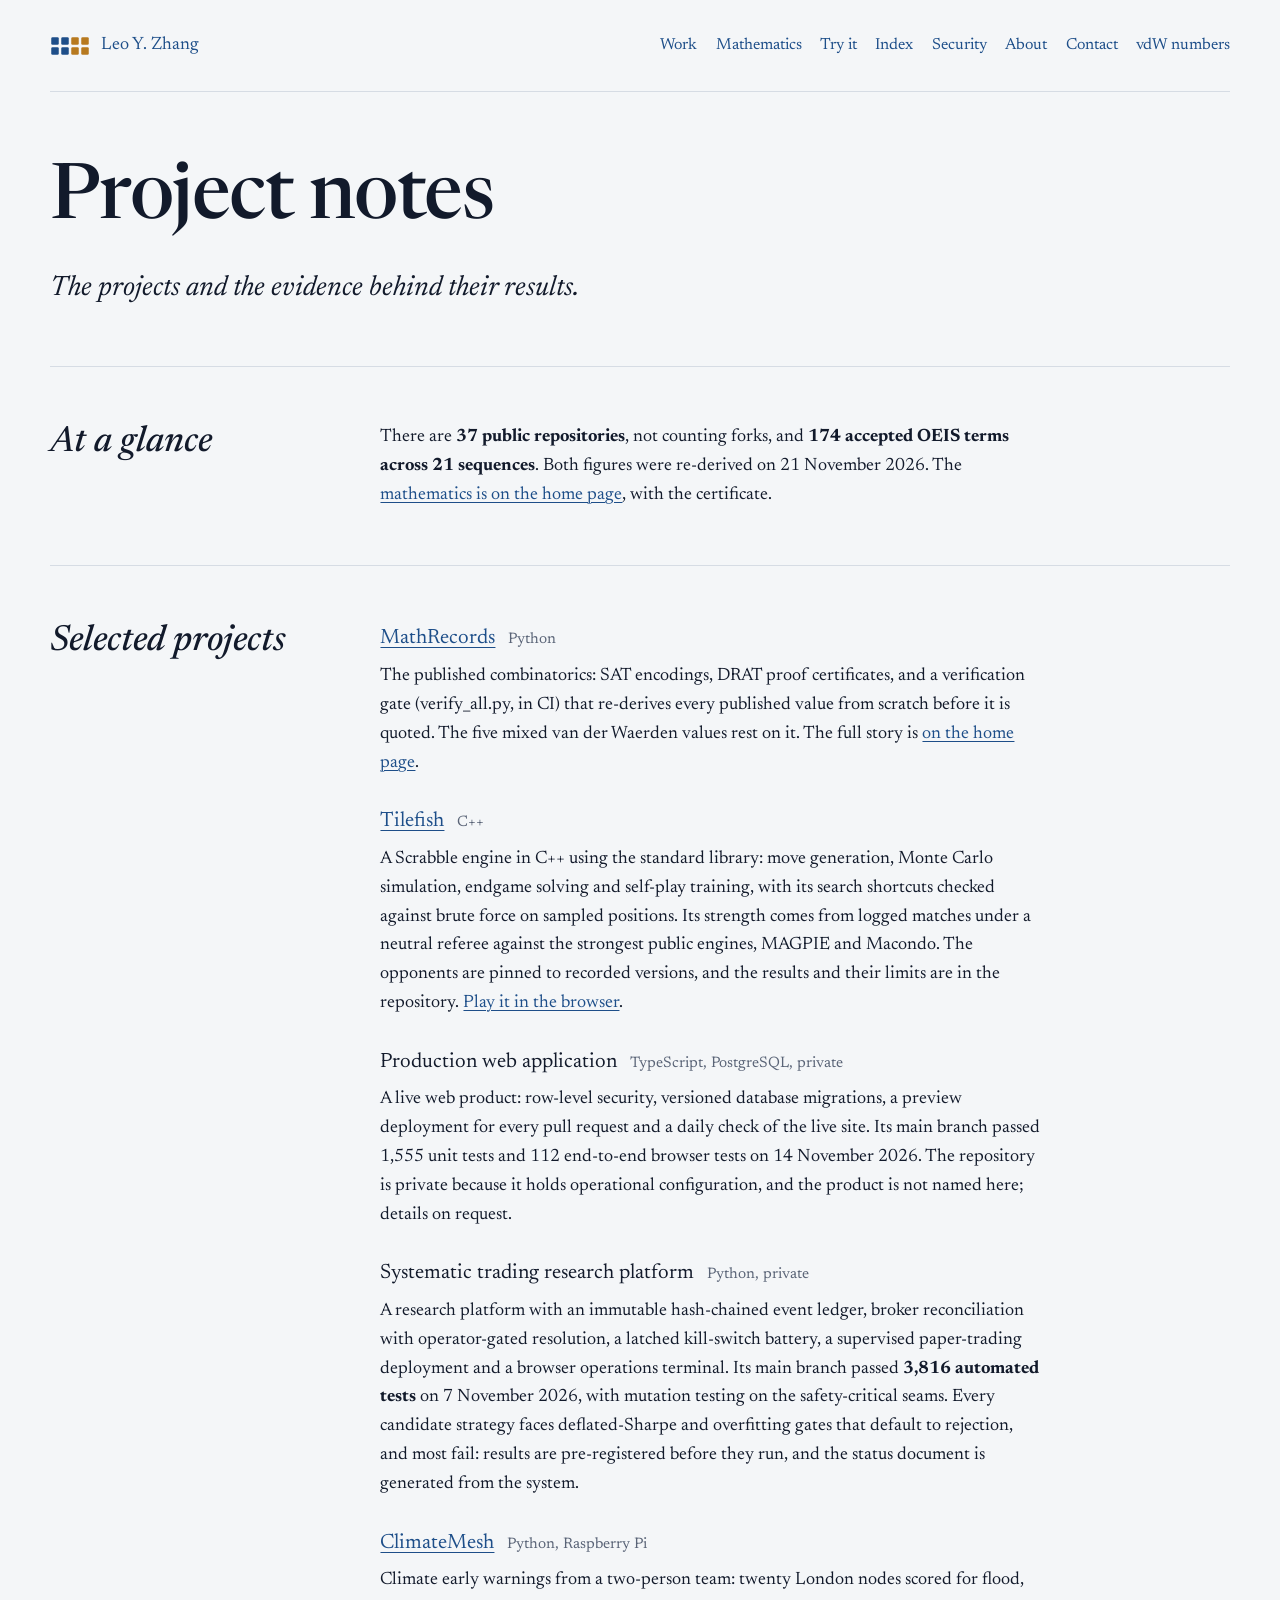
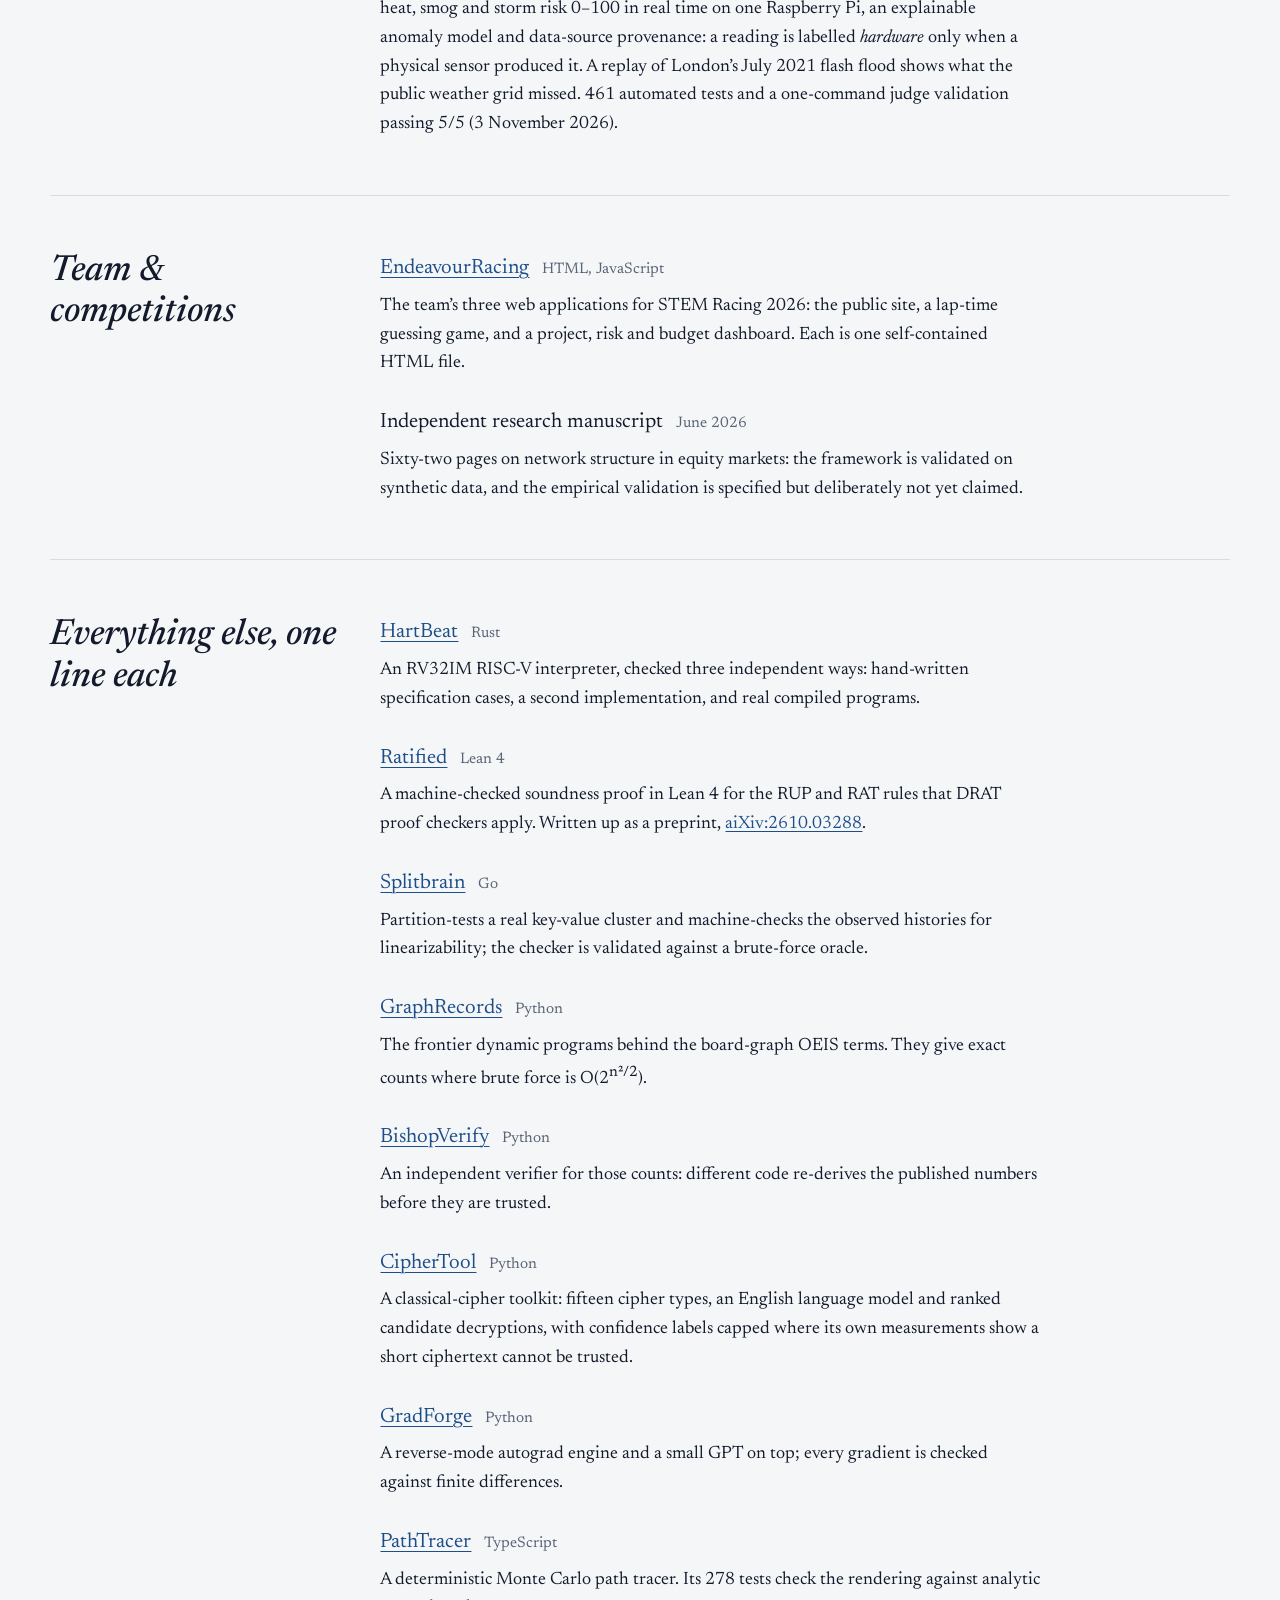
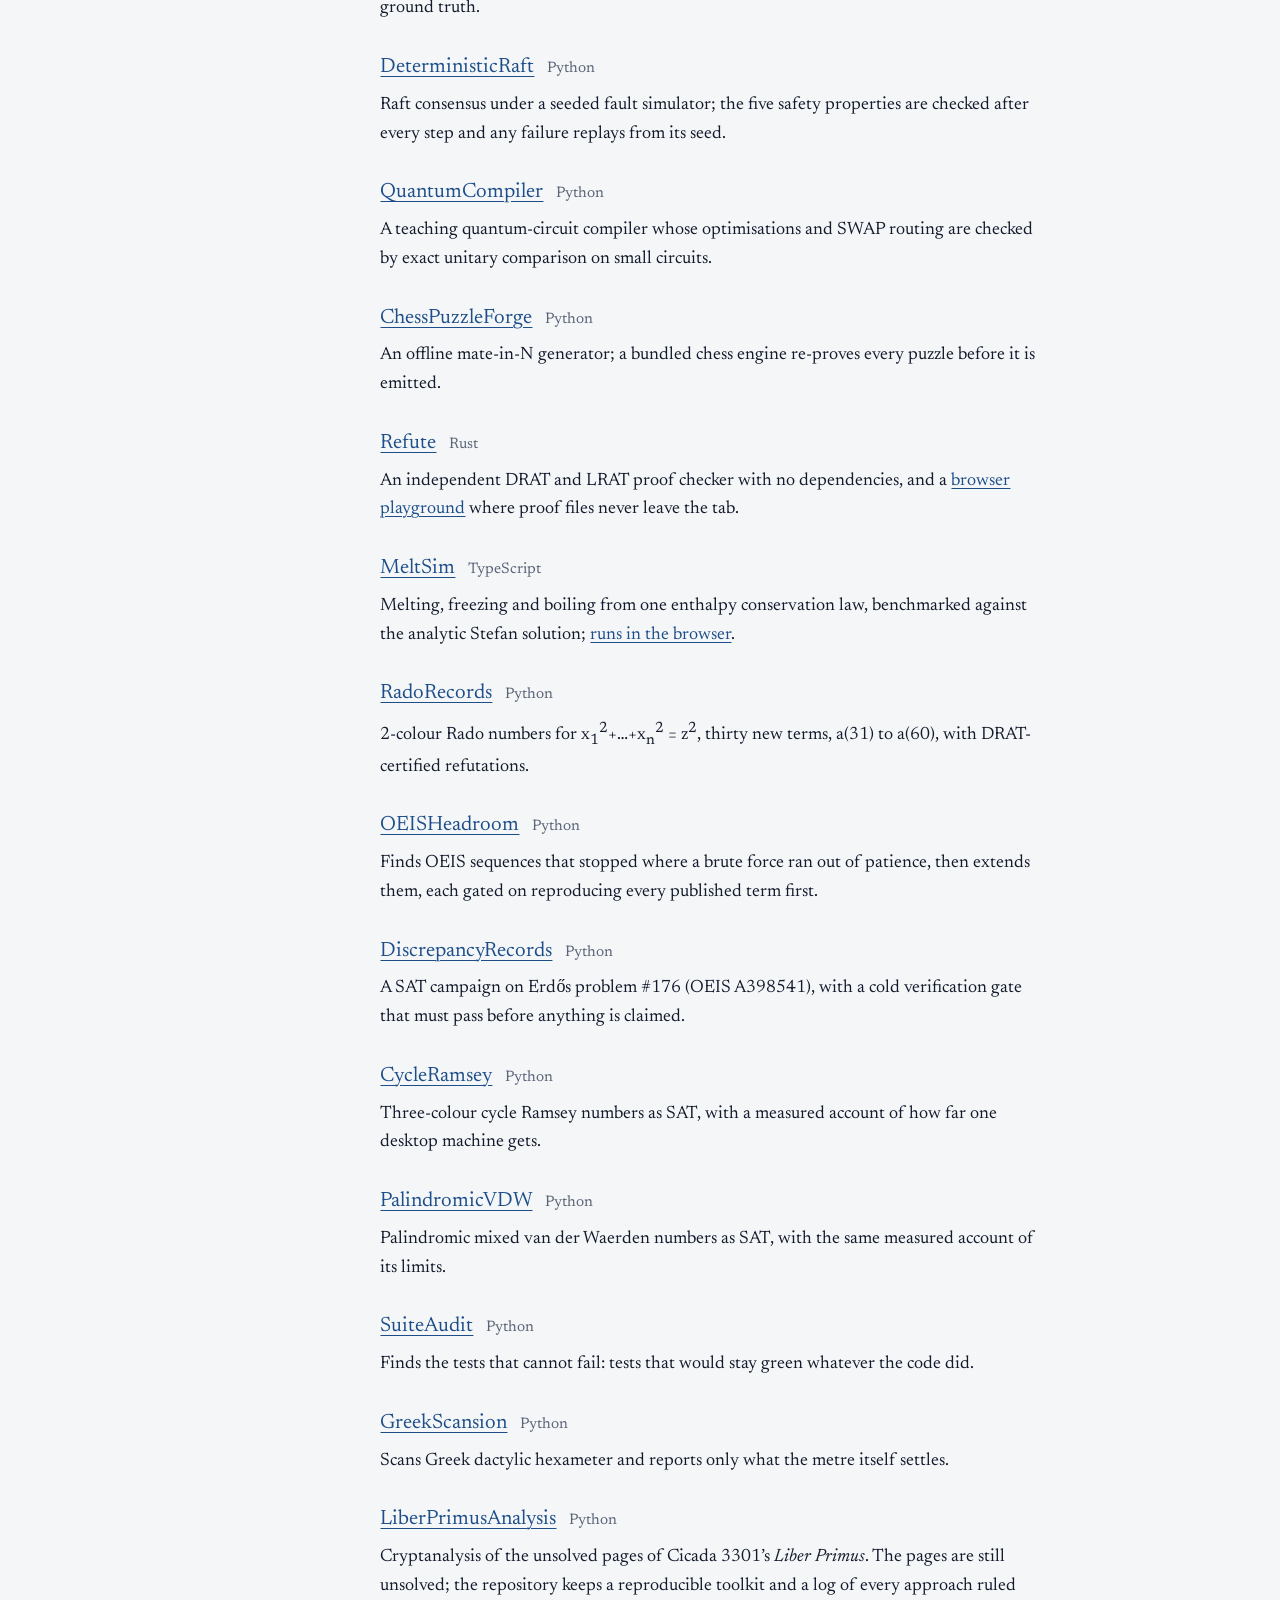
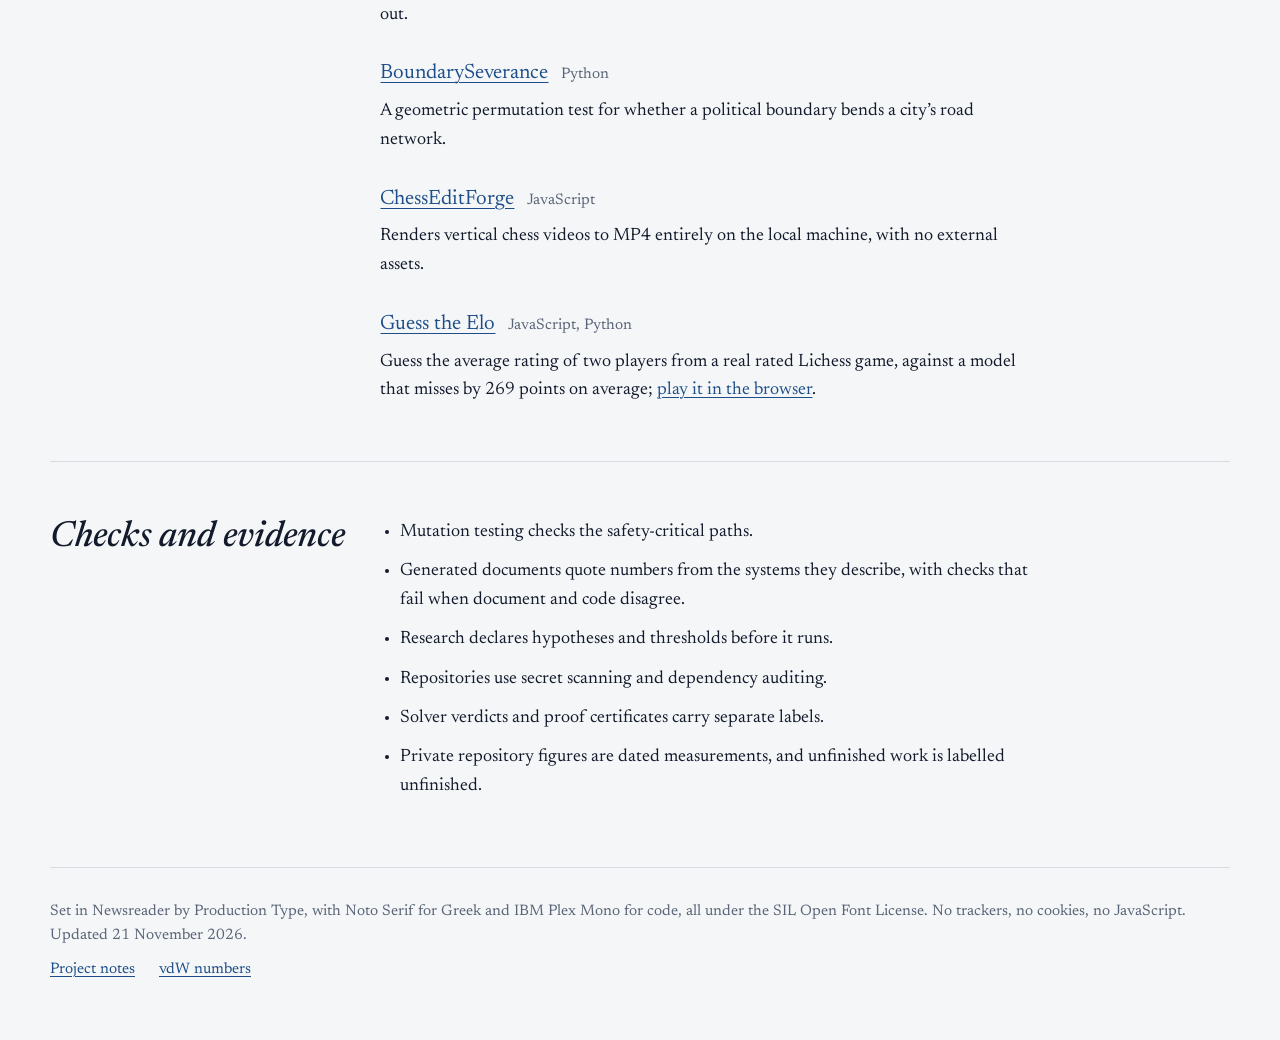
<file: projects.html>
<!doctype html>
<html lang="en-GB">
<head>
<meta charset="utf-8">
<meta name="viewport" content="width=device-width, initial-scale=1">
<title>Project notes · Leo Y. Zhang</title>
<meta name="description" content="Long-form notes on combinatorics, games, systems and other projects.">
<link rel="canonical" href="https://leo-y-zhang.github.io/PersonalWebsite/projects.html">
<meta name="theme-color" content="#F4F6F8" media="(prefers-color-scheme: light)">
<meta name="theme-color" content="#0E1420" media="(prefers-color-scheme: dark)">
<link rel="icon" href="favicon.svg" type="image/svg+xml">
<link rel="apple-touch-icon" href="avatar.png">
<link rel="stylesheet" href="style.css">
<meta property="og:title" content="Project notes · Leo Y. Zhang">
<meta property="og:description" content="Long-form notes on combinatorics, games, systems and other projects.">
<meta property="og:type" content="website">
<meta property="og:url" content="https://leo-y-zhang.github.io/PersonalWebsite/projects.html">
<meta property="og:image" content="https://leo-y-zhang.github.io/PersonalWebsite/assets/og.png">
<meta property="og:image:width" content="1200">
<meta property="og:image:height" content="630">
<meta property="og:image:alt" content="Leo Y. Zhang: combinatorics, game engines and software">
<meta name="twitter:card" content="summary_large_image">
<meta name="twitter:title" content="Project notes · Leo Y. Zhang">
<meta name="twitter:description" content="Long-form notes on combinatorics, games, systems and other projects.">
<meta name="twitter:image" content="https://leo-y-zhang.github.io/PersonalWebsite/assets/og.png">
</head>
<body>
<a class="skip-link" href="#main">Skip to content</a>
<header class="site-header">
  <a class="identity" href="./"><img class="mark" src="favicon.svg" width="40" height="40" alt=""><span>Leo Y. Zhang</span></a>
  <nav aria-label="Main navigation">
    <a href="index.html#work">Work</a> <a href="index.html#mathematics">Mathematics</a> <a href="index.html#try-it">Try it</a> <a href="index.html#index">Index</a> <a href="security.html">Security</a> <a href="index.html#about">About</a> <a href="index.html#contact">Contact</a> <a href="vdw.html">vdW numbers</a>
  </nav>
</header>
<main id="main">
<div class="page-intro"><h1>Project notes</h1><p class="deck">The projects and the evidence behind their results.</p></div>

<section class="catalogue-section" id="glance" aria-labelledby="glance-h"><h2 id="glance-h">At a glance</h2><div class="section-content">
  <p>There are <strong>37 public repositories</strong>, not counting forks, and <strong>174 accepted OEIS terms across 21 sequences</strong>. Both figures were re-derived on 21 November 2026. The <a href="index.html#mathematics">mathematics is on the home page</a>, with the certificate.</p>
</div></section>

<section class="catalogue-section" id="selected-notes" aria-labelledby="selected-notes-h"><h2 id="selected-notes-h">Selected projects</h2><div class="section-content">

  <dl class="projects">
    <dt><a href="https://github.com/Leo-Y-Zhang/MathRecords">MathRecords</a> <span class="lang">Python</span></dt>
    <dd>The published combinatorics: SAT encodings, DRAT proof certificates, and
    a verification gate (<span class="m">verify_all.py</span>, in CI) that
    re-derives every published value from scratch before it is quoted.
    The five mixed van der Waerden values rest on it. The full
    story is <a href="index.html#mathematics">on the home page</a>.</dd>

    <dt><a href="https://github.com/Leo-Y-Zhang/TileFish">Tilefish</a> <span class="lang">C++</span></dt>
    <dd>A Scrabble engine in C++ using the standard library: move generation, Monte Carlo simulation, endgame solving
    and self-play training, with its search shortcuts checked against brute force on sampled positions.
    Its strength comes from logged matches under a neutral referee against the
    strongest public engines, MAGPIE and Macondo. The opponents are pinned to
    recorded versions, and the results and their limits are in the repository. <a href="https://leo-y-zhang.github.io/TileFish/">Play it in the browser</a>.</dd>

    <dt>Production web application <span class="lang">TypeScript, PostgreSQL, private</span></dt>
    <dd>A live web product: row-level security, versioned database migrations,
    a preview deployment for every pull request and a daily check of the live site.
    Its main branch passed 1,555 unit tests and 112 end-to-end browser tests
    on 14 November 2026. The repository is private because it holds operational configuration,
    and the product is not named here; details on request.</dd>

    <dt>Systematic trading research platform <span class="lang">Python, private</span></dt>
    <dd>A research platform with an
    immutable hash-chained event ledger, broker reconciliation with
    operator-gated resolution, a latched kill-switch battery, a supervised
    paper-trading deployment and a browser operations terminal. Its main
    branch passed <strong>3,816 automated tests</strong> on 7 November 2026, with
    mutation testing on the safety-critical seams. Every candidate strategy
    faces deflated-Sharpe and overfitting gates that default to rejection, and
    most fail: results are pre-registered before they run, and the status
    document is generated from the system.</dd>

    <dt><a href="https://github.com/Leo-Y-Zhang/ClimateMesh">ClimateMesh</a> <span class="lang">Python, Raspberry Pi</span></dt>
    <dd>Climate early warnings from a two-person team: twenty London nodes scored for flood, heat, smog and storm risk 0&ndash;100
    in real time on one Raspberry Pi, an explainable anomaly model and
    data-source provenance: a reading is labelled <em>hardware</em> only
    when a physical sensor produced it. A replay of London&rsquo;s July 2021 flash flood
    shows what the public weather grid missed. 461 automated tests and a one-command
    judge validation passing 5/5 (3 November 2026).</dd>
  </dl>
</div></section>

<section class="catalogue-section" id="team" aria-labelledby="team-h"><h2 id="team-h">Team &amp; competitions</h2><div class="section-content">
  <dl class="projects">
    <dt><a href="https://github.com/Leo-Y-Zhang/EndeavourRacing">EndeavourRacing</a> <span class="lang">HTML, JavaScript</span></dt>
    <dd>The team’s three web applications for STEM Racing 2026: the public site,
    a lap-time guessing game, and a project, risk and budget dashboard. Each is
    one self-contained HTML file.</dd>

    <dt>Independent research manuscript <span class="lang">June 2026</span></dt>
    <dd>Sixty-two pages on network structure in equity markets: the framework is
    validated on synthetic data, and the empirical validation is specified but
    deliberately not yet claimed.</dd>
  </dl>
</div></section>

<section class="catalogue-section" id="index-all" aria-labelledby="index-h"><h2 id="index-h">Everything else, one line each</h2><div class="section-content">
  <dl class="projects">
    <dt><a href="https://github.com/Leo-Y-Zhang/HartBeat">HartBeat</a> <span class="lang">Rust</span></dt>
    <dd>An RV32IM RISC-V interpreter, checked three independent ways: hand-written
    specification cases, a second implementation, and real compiled programs.</dd>

    <dt><a href="https://github.com/Leo-Y-Zhang/Ratified">Ratified</a> <span class="lang">Lean 4</span></dt>
    <dd>A machine-checked soundness proof in Lean 4 for the RUP and RAT rules
    that DRAT proof checkers apply. Written up as a preprint,
    <a href="https://aixiv.online/abs/2610.03288">aiXiv:2610.03288</a>.</dd>

    <dt><a href="https://github.com/Leo-Y-Zhang/Splitbrain">Splitbrain</a> <span class="lang">Go</span></dt>
    <dd>Partition-tests a real key-value cluster and machine-checks the observed
    histories for linearizability; the checker is validated against a
    brute-force oracle.</dd>

    <dt><a href="https://github.com/Leo-Y-Zhang/GraphRecords">GraphRecords</a> <span class="lang">Python</span></dt>
    <dd>The frontier dynamic programs behind the board-graph OEIS terms.
    They give exact counts where brute force is <span class="m">O(2<sup>n&sup2;/2</sup>)</span>.</dd>

    <dt><a href="https://github.com/Leo-Y-Zhang/BishopVerify">BishopVerify</a> <span class="lang">Python</span></dt>
    <dd>An independent verifier for those counts: different code re-derives
    the published numbers before they are trusted.</dd>

    <dt><a href="https://github.com/Leo-Y-Zhang/CipherTool">CipherTool</a> <span class="lang">Python</span></dt>
    <dd>A classical-cipher toolkit: fifteen cipher types, an English language
    model and ranked candidate decryptions, with confidence labels capped
    where its own measurements show a short ciphertext cannot be trusted.</dd>

    <dt><a href="https://github.com/Leo-Y-Zhang/GradForge">GradForge</a> <span class="lang">Python</span></dt>
    <dd>A reverse-mode autograd engine and a small GPT on top;
    every gradient is checked against finite differences.</dd>

    <dt><a href="https://github.com/Leo-Y-Zhang/PathTracer">PathTracer</a> <span class="lang">TypeScript</span></dt>
    <dd>A deterministic Monte Carlo path tracer. Its 278 tests check the
    rendering against analytic ground truth.</dd>

    <dt><a href="https://github.com/Leo-Y-Zhang/DeterministicRaft">DeterministicRaft</a> <span class="lang">Python</span></dt>
    <dd>Raft consensus under a seeded fault simulator; the five safety
    properties are checked after every step and any failure replays from its
    seed.</dd>

    <dt><a href="https://github.com/Leo-Y-Zhang/QuantumCompiler">QuantumCompiler</a> <span class="lang">Python</span></dt>
    <dd>A teaching quantum-circuit compiler whose optimisations and SWAP routing
    are checked by exact unitary comparison on small circuits.</dd>

    <dt><a href="https://github.com/Leo-Y-Zhang/ChessPuzzleForge">ChessPuzzleForge</a> <span class="lang">Python</span></dt>
    <dd>An offline mate-in-N generator; a bundled chess engine re-proves
    every puzzle before it is emitted.</dd>

    <dt><a href="https://github.com/Leo-Y-Zhang/Refute">Refute</a> <span class="lang">Rust</span></dt>
    <dd>An independent DRAT and LRAT proof checker with no dependencies, and a <a href="https://leo-y-zhang.github.io/Refute/">browser playground</a> where proof files never leave the tab.</dd>

    <dt><a href="https://github.com/Leo-Y-Zhang/MeltSim">MeltSim</a> <span class="lang">TypeScript</span></dt>
    <dd>Melting, freezing and boiling from one enthalpy conservation law, benchmarked against the analytic Stefan solution; <a href="https://leo-y-zhang.github.io/MeltSim/">runs in the browser</a>.</dd>

    <dt><a href="https://github.com/Leo-Y-Zhang/RadoRecords">RadoRecords</a> <span class="lang">Python</span></dt>
    <dd>2-colour Rado numbers for <span class="m">x<sub>1</sub><sup>2</sup>+&hellip;+x<sub>n</sub><sup>2</sup> = z<sup>2</sup></span>, thirty new terms, a(31) to a(60), with DRAT-certified refutations.</dd>

    <dt><a href="https://github.com/Leo-Y-Zhang/OEISHeadroom">OEISHeadroom</a> <span class="lang">Python</span></dt>
    <dd>Finds OEIS sequences that stopped where a brute force ran out of patience, then extends them, each gated on reproducing every published term first.</dd>

    <dt><a href="https://github.com/Leo-Y-Zhang/DiscrepancyRecords">DiscrepancyRecords</a> <span class="lang">Python</span></dt>
    <dd>A SAT campaign on Erd&#337;s problem #176 (OEIS A398541), with a cold verification gate that must pass before anything is claimed.</dd>

    <dt><a href="https://github.com/Leo-Y-Zhang/CycleRamsey">CycleRamsey</a> <span class="lang">Python</span></dt>
    <dd>Three-colour cycle Ramsey numbers as SAT, with a measured account of how far one desktop machine gets.</dd>

    <dt><a href="https://github.com/Leo-Y-Zhang/PalindromicVDW">PalindromicVDW</a> <span class="lang">Python</span></dt>
    <dd>Palindromic mixed van der Waerden numbers as SAT, with the same measured account of its limits.</dd>

    <dt><a href="https://github.com/Leo-Y-Zhang/SuiteAudit">SuiteAudit</a> <span class="lang">Python</span></dt>
    <dd>Finds the tests that cannot fail: tests that would stay green whatever the code did.</dd>

    <dt><a href="https://github.com/Leo-Y-Zhang/GreekScansion">GreekScansion</a> <span class="lang">Python</span></dt>
    <dd>Scans Greek dactylic hexameter and reports only what the metre itself settles.</dd>

    <dt><a href="https://github.com/Leo-Y-Zhang/LiberPrimusAnalysis">LiberPrimusAnalysis</a> <span class="lang">Python</span></dt>
    <dd>Cryptanalysis of the unsolved pages of Cicada 3301&rsquo;s <em>Liber Primus</em>. The pages are still unsolved; the repository keeps a reproducible toolkit and a log of every approach ruled out.</dd>

    <dt><a href="https://github.com/Leo-Y-Zhang/BoundarySeverance">BoundarySeverance</a> <span class="lang">Python</span></dt>
    <dd>A geometric permutation test for whether a political boundary bends a city&rsquo;s road network.</dd>

    <dt><a href="https://github.com/Leo-Y-Zhang/ChessEditForge">ChessEditForge</a> <span class="lang">JavaScript</span></dt>
    <dd>Renders vertical chess videos to MP4 entirely on the local machine, with no external assets.</dd>

    <dt><a href="https://github.com/Leo-Y-Zhang/GuessTheElo">Guess the Elo</a> <span class="lang">JavaScript, Python</span></dt>
    <dd>Guess the average rating of two players from a real rated Lichess game, against a
    model that misses by 269 points on average; <a href="https://leo-y-zhang.github.io/GuessTheElo/">play it in the browser</a>.</dd>
  </dl>
</div></section>

<section class="catalogue-section" id="method" aria-labelledby="method-h">
<h2 id="method-h">Checks and evidence</h2>
<div class="section-content">
<ul class="halves"><li>Mutation testing checks the safety-critical paths.</li><li>Generated documents quote numbers from the systems they describe, with checks that fail when document and code disagree.</li><li>Research declares hypotheses and thresholds before it runs.</li><li>Repositories use secret scanning and dependency auditing.</li><li>Solver verdicts and proof certificates carry separate labels.</li><li>Private repository figures are dated measurements, and unfinished work is labelled unfinished.</li></ul>
</div>
</section>

</main>
<footer class="site-footer">
  <p>Set in Newsreader by Production Type, with Noto Serif for Greek and IBM Plex Mono for code, all under the SIL Open Font License. No trackers, no cookies, no JavaScript. Updated 21 November 2026.</p>
  <p><a href="projects.html">Project notes</a> <a href="vdw.html">vdW numbers</a></p>
</footer>
</body>
</html>
</file>
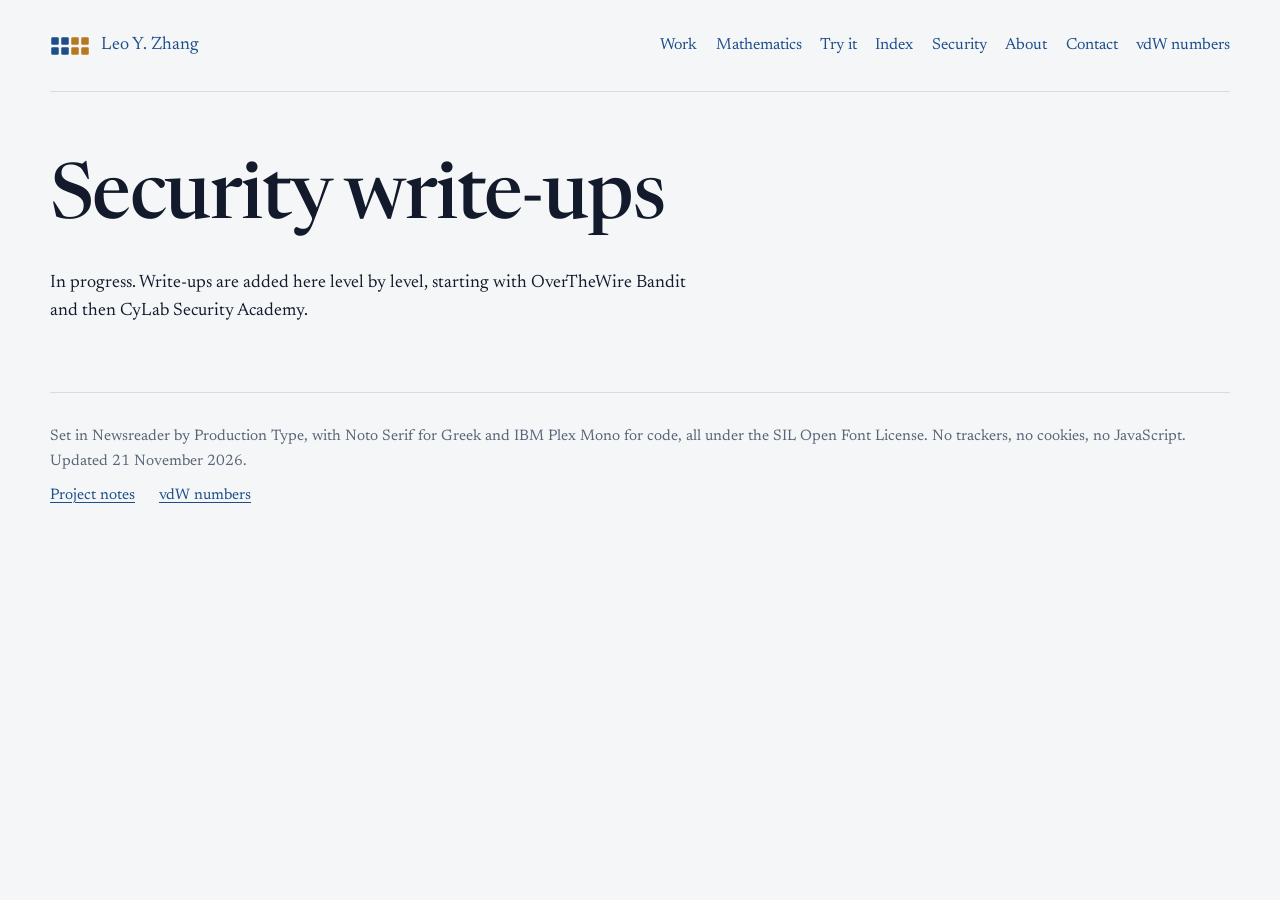
<file: security.html>
<!doctype html>
<html lang="en-GB">
<head>
<meta charset="utf-8">
<meta name="viewport" content="width=device-width, initial-scale=1">
<title>Security write-ups · Leo Y. Zhang</title>
<meta name="description" content="Security wargame and CTF level write-ups.">
<link rel="canonical" href="https://leo-y-zhang.github.io/PersonalWebsite/security.html">
<meta name="theme-color" content="#F4F6F8" media="(prefers-color-scheme: light)">
<meta name="theme-color" content="#0E1420" media="(prefers-color-scheme: dark)">
<link rel="icon" href="favicon.svg" type="image/svg+xml">
<link rel="apple-touch-icon" href="avatar.png">
<link rel="stylesheet" href="style.css">
<meta property="og:title" content="Security write-ups · Leo Y. Zhang">
<meta property="og:description" content="Security wargame and CTF level write-ups.">
<meta property="og:type" content="website">
<meta property="og:url" content="https://leo-y-zhang.github.io/PersonalWebsite/security.html">
<meta property="og:image" content="https://leo-y-zhang.github.io/PersonalWebsite/assets/og.png">
<meta property="og:image:width" content="1200">
<meta property="og:image:height" content="630">
<meta property="og:image:alt" content="Leo Y. Zhang: combinatorics, game engines and software">
<meta name="twitter:card" content="summary_large_image">
<meta name="twitter:title" content="Security write-ups · Leo Y. Zhang">
<meta name="twitter:description" content="Security wargame and CTF level write-ups.">
<meta name="twitter:image" content="https://leo-y-zhang.github.io/PersonalWebsite/assets/og.png">
</head>
<body class="security-page">
<a class="skip-link" href="#main">Skip to content</a>
<header class="site-header">
  <a class="identity" href="./"><img class="mark" src="favicon.svg" width="40" height="40" alt=""><span>Leo Y. Zhang</span></a>
  <nav aria-label="Main navigation">
    <a href="index.html#work">Work</a> <a href="index.html#mathematics">Mathematics</a> <a href="index.html#try-it">Try it</a> <a href="index.html#index">Index</a> <a href="security.html">Security</a> <a href="index.html#about">About</a> <a href="index.html#contact">Contact</a> <a href="vdw.html">vdW numbers</a>
  </nav>
</header>
<main id="main">
<div class="page-intro"><h1>Security write-ups</h1>
<p class="deck"><!-- OWNER: one or two sentences in your own words --></p>
<p>In progress. Write-ups are added here level by level, starting with OverTheWire Bandit and then CyLab Security Academy.</p></div>
</main>
<footer class="site-footer">
  <p>Set in Newsreader by Production Type, with Noto Serif for Greek and IBM Plex Mono for code, all under the SIL Open Font License. No trackers, no cookies, no JavaScript. Updated 21 November 2026.</p>
  <p><a href="projects.html">Project notes</a> <a href="vdw.html">vdW numbers</a></p>
</footer>
</body>
</html>
</file>
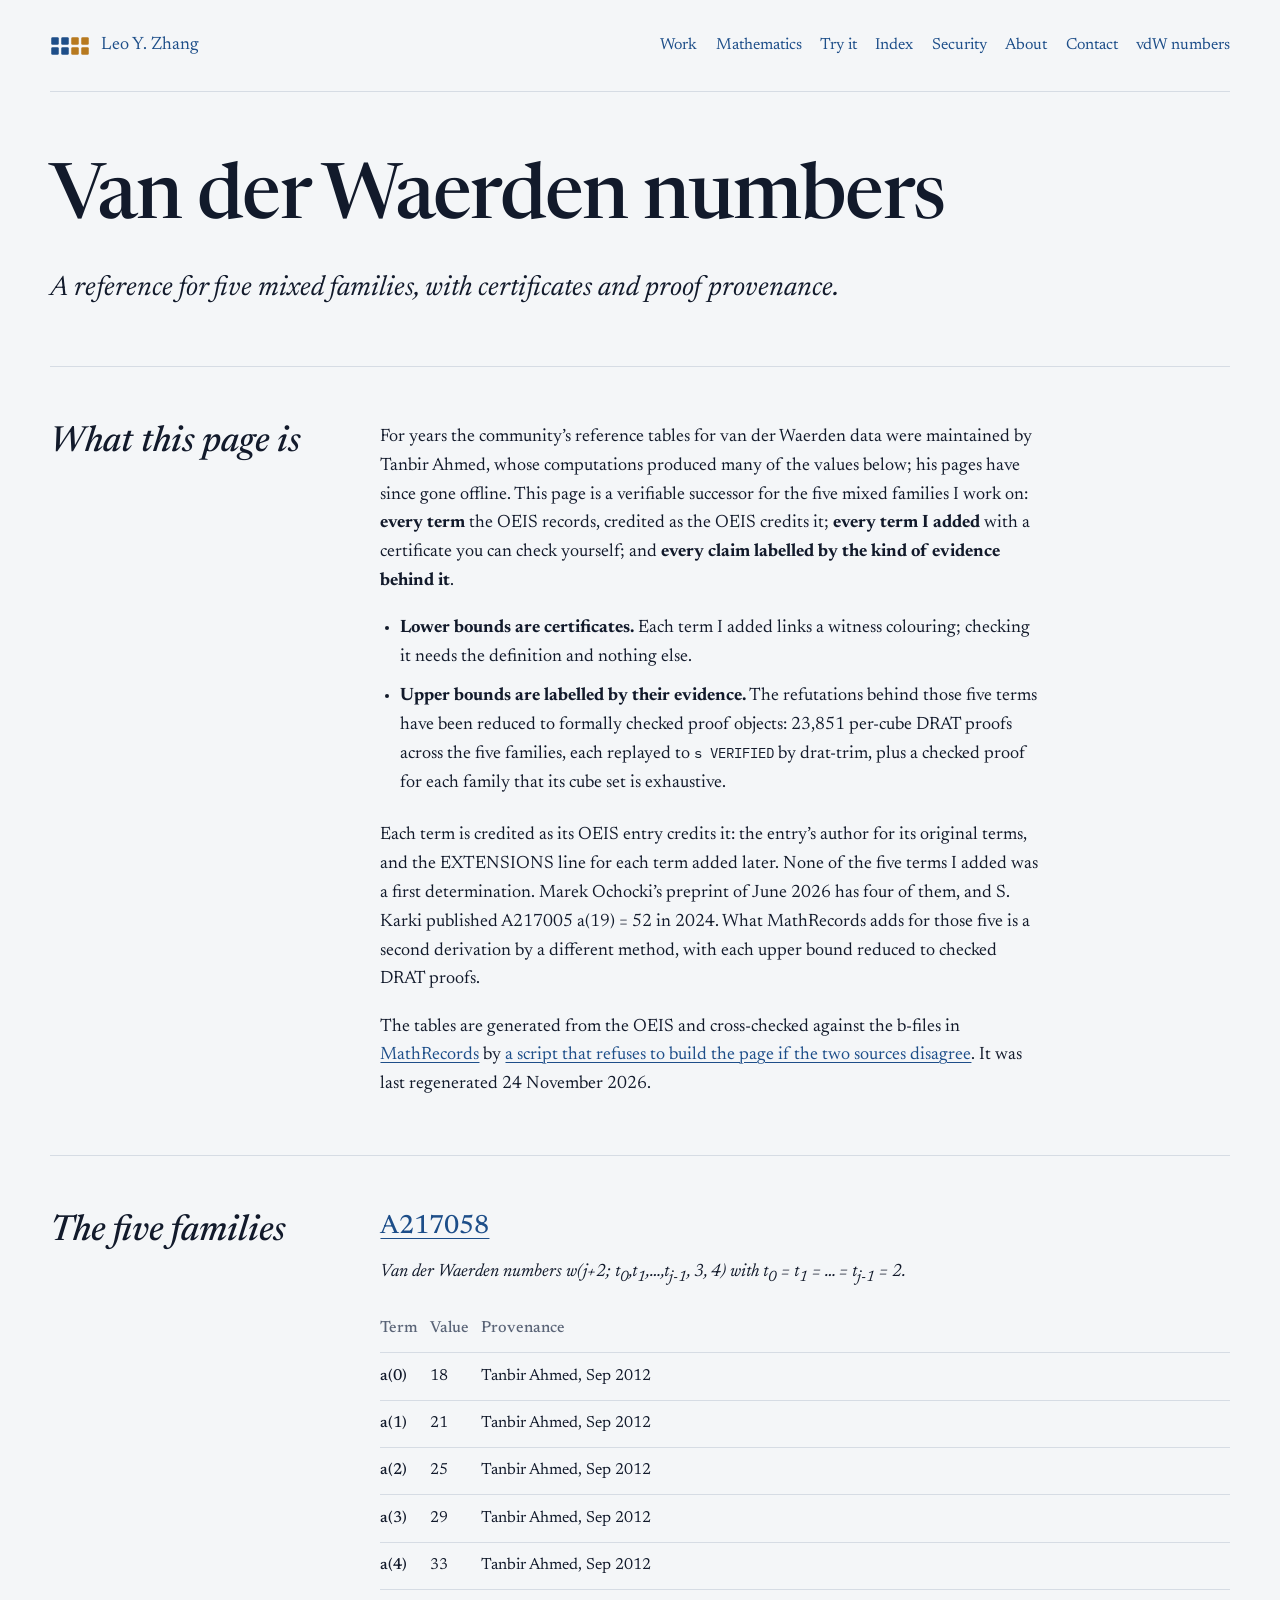
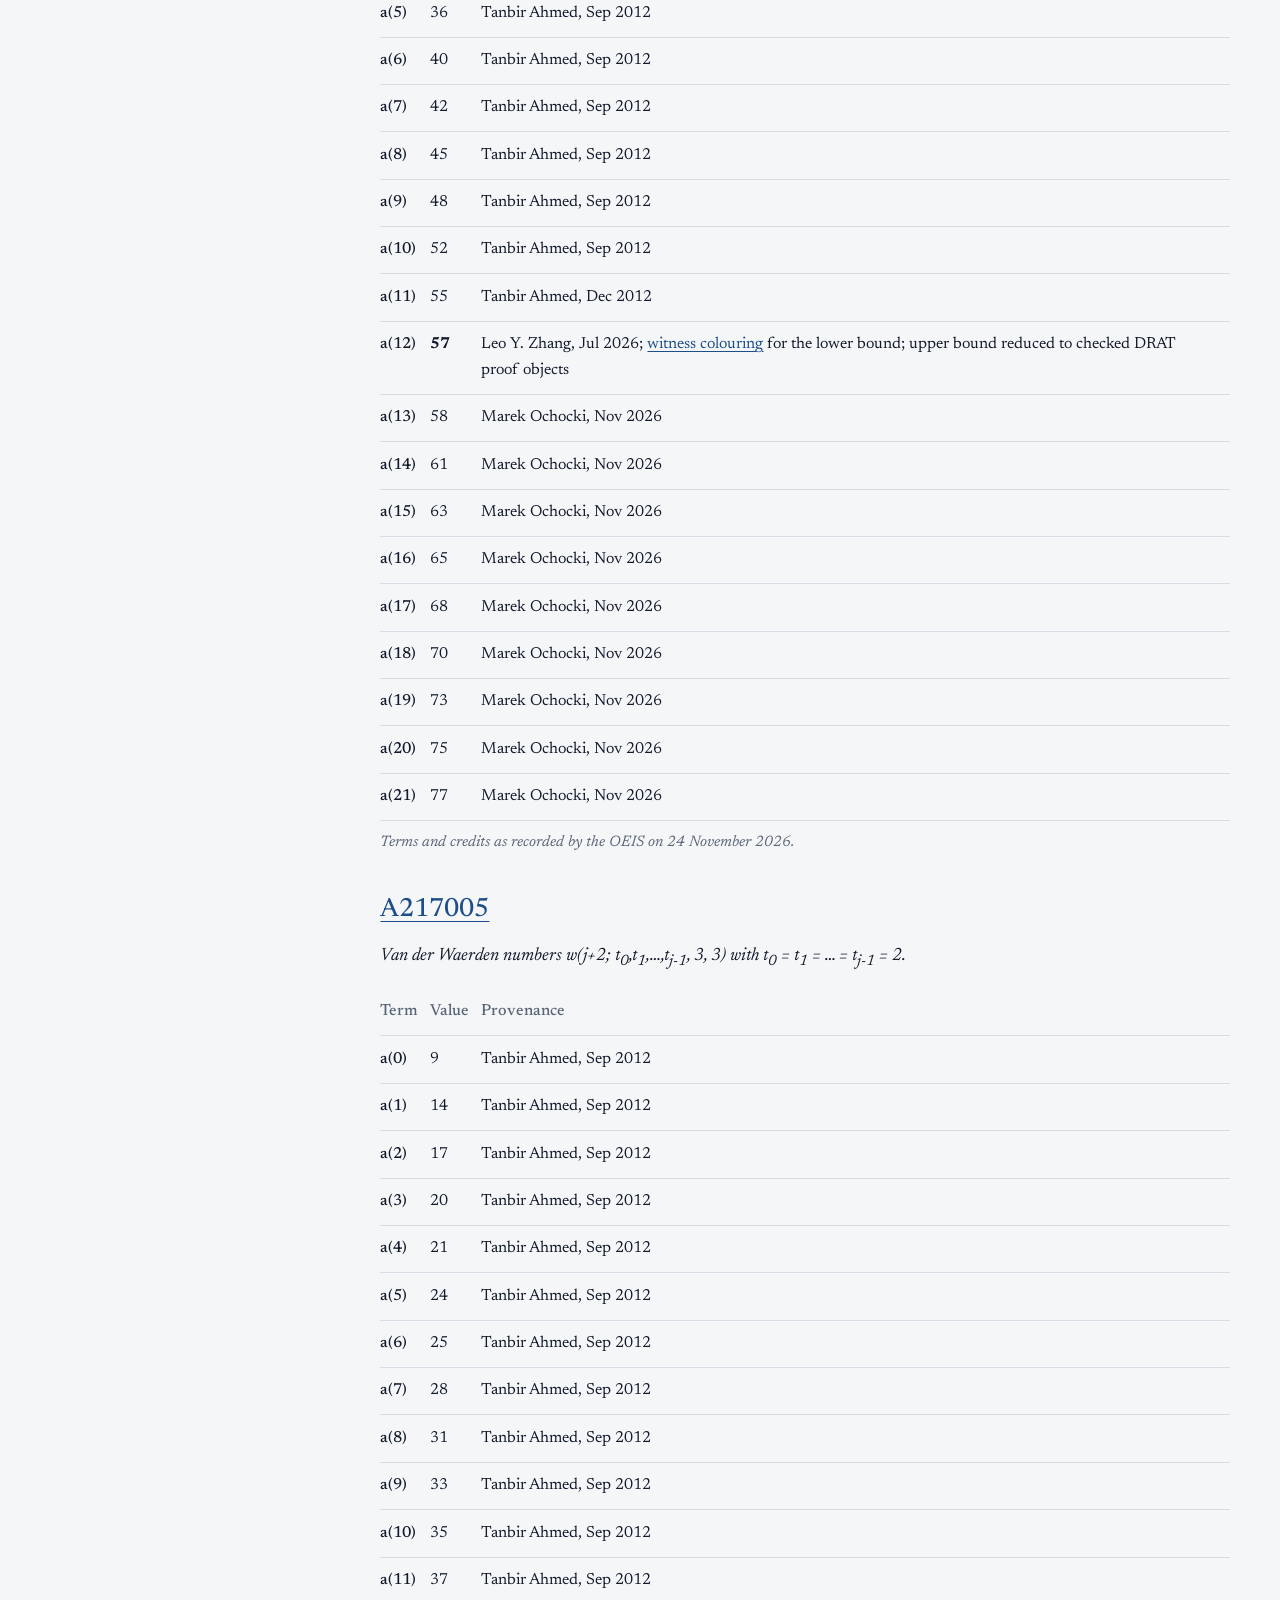
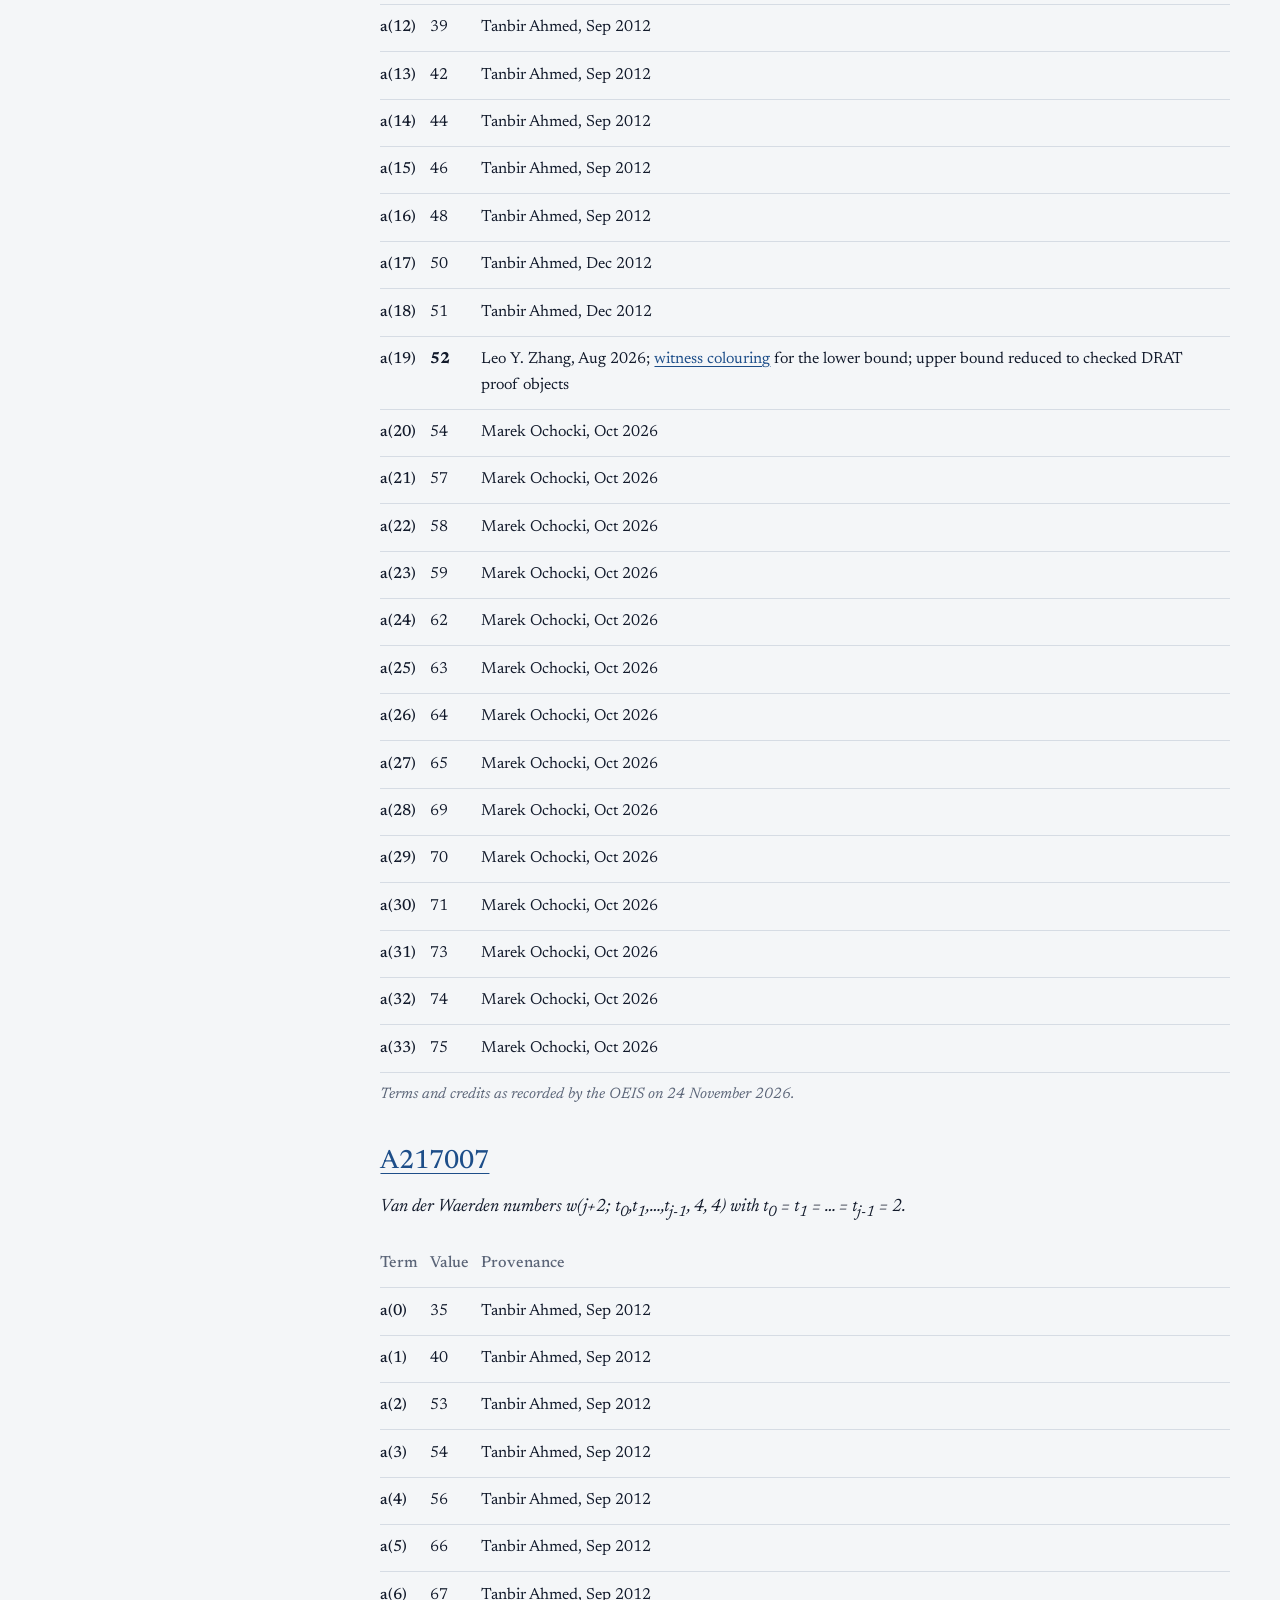
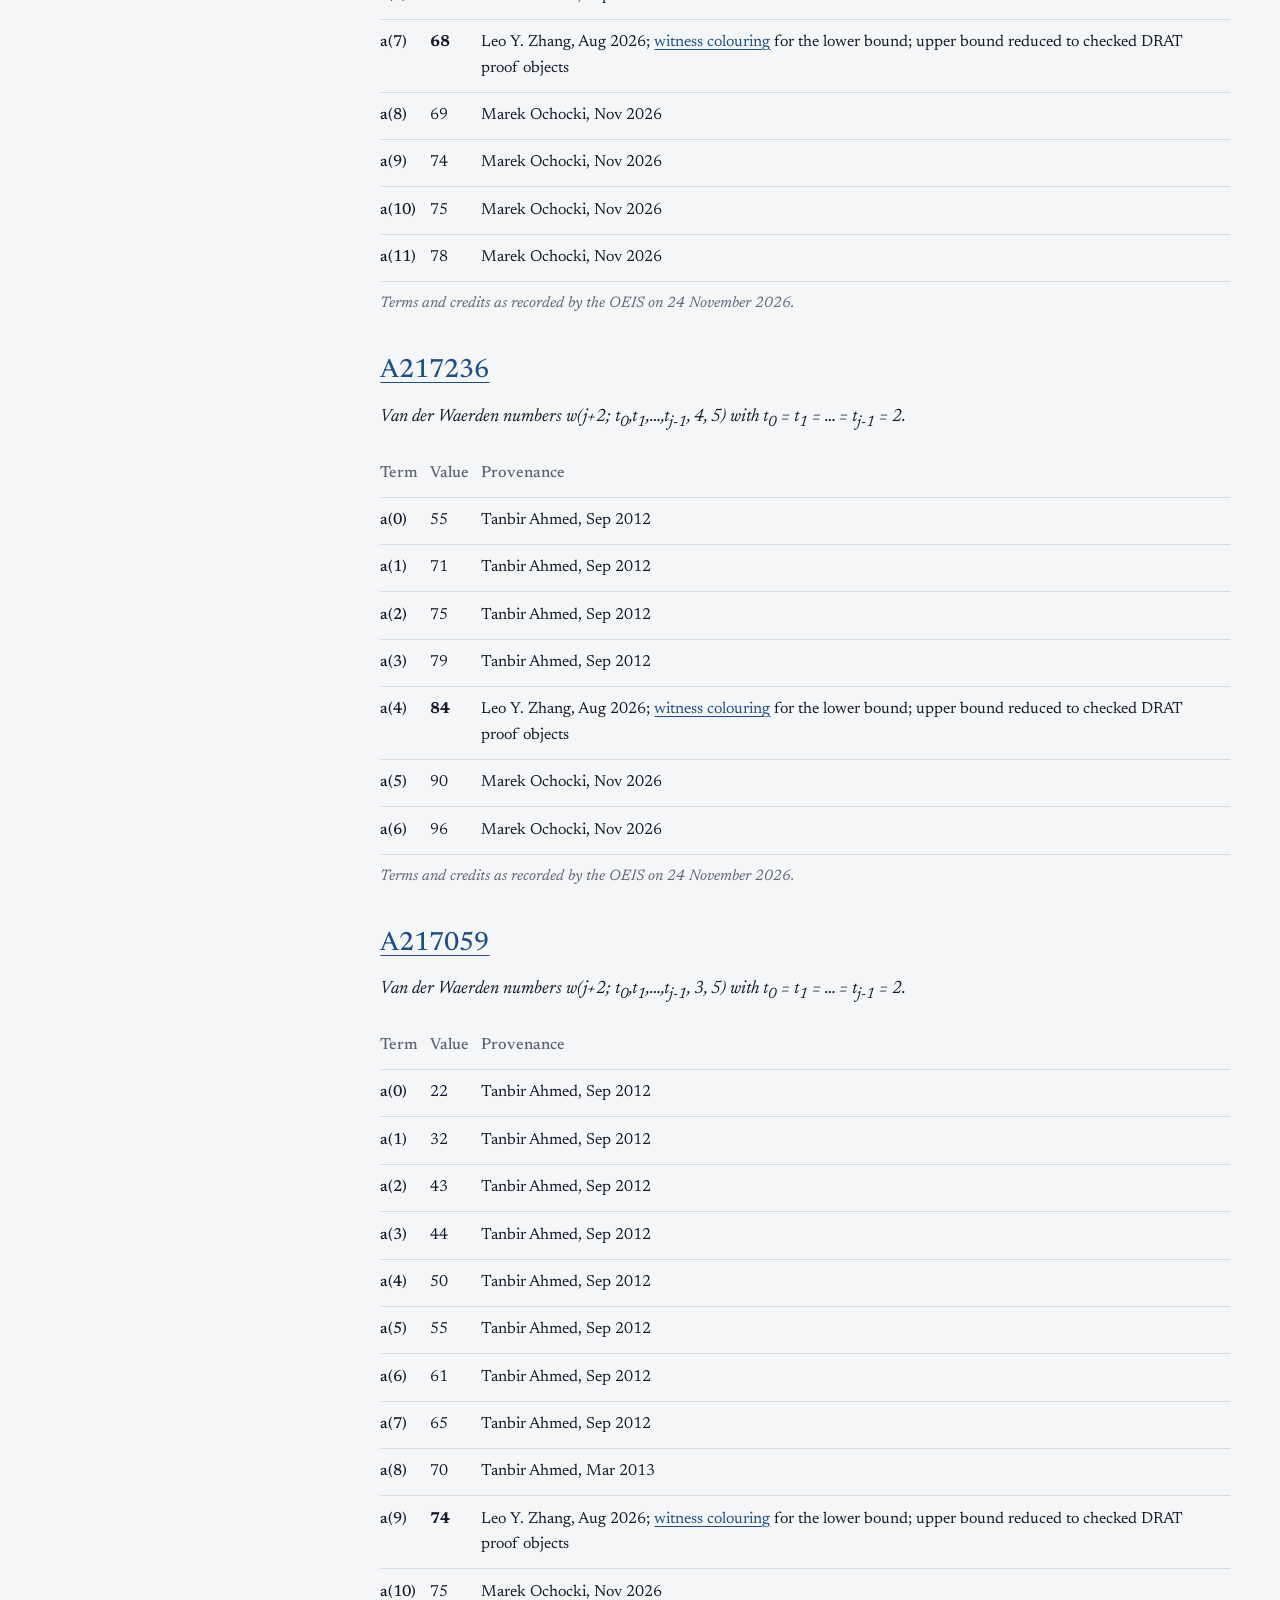
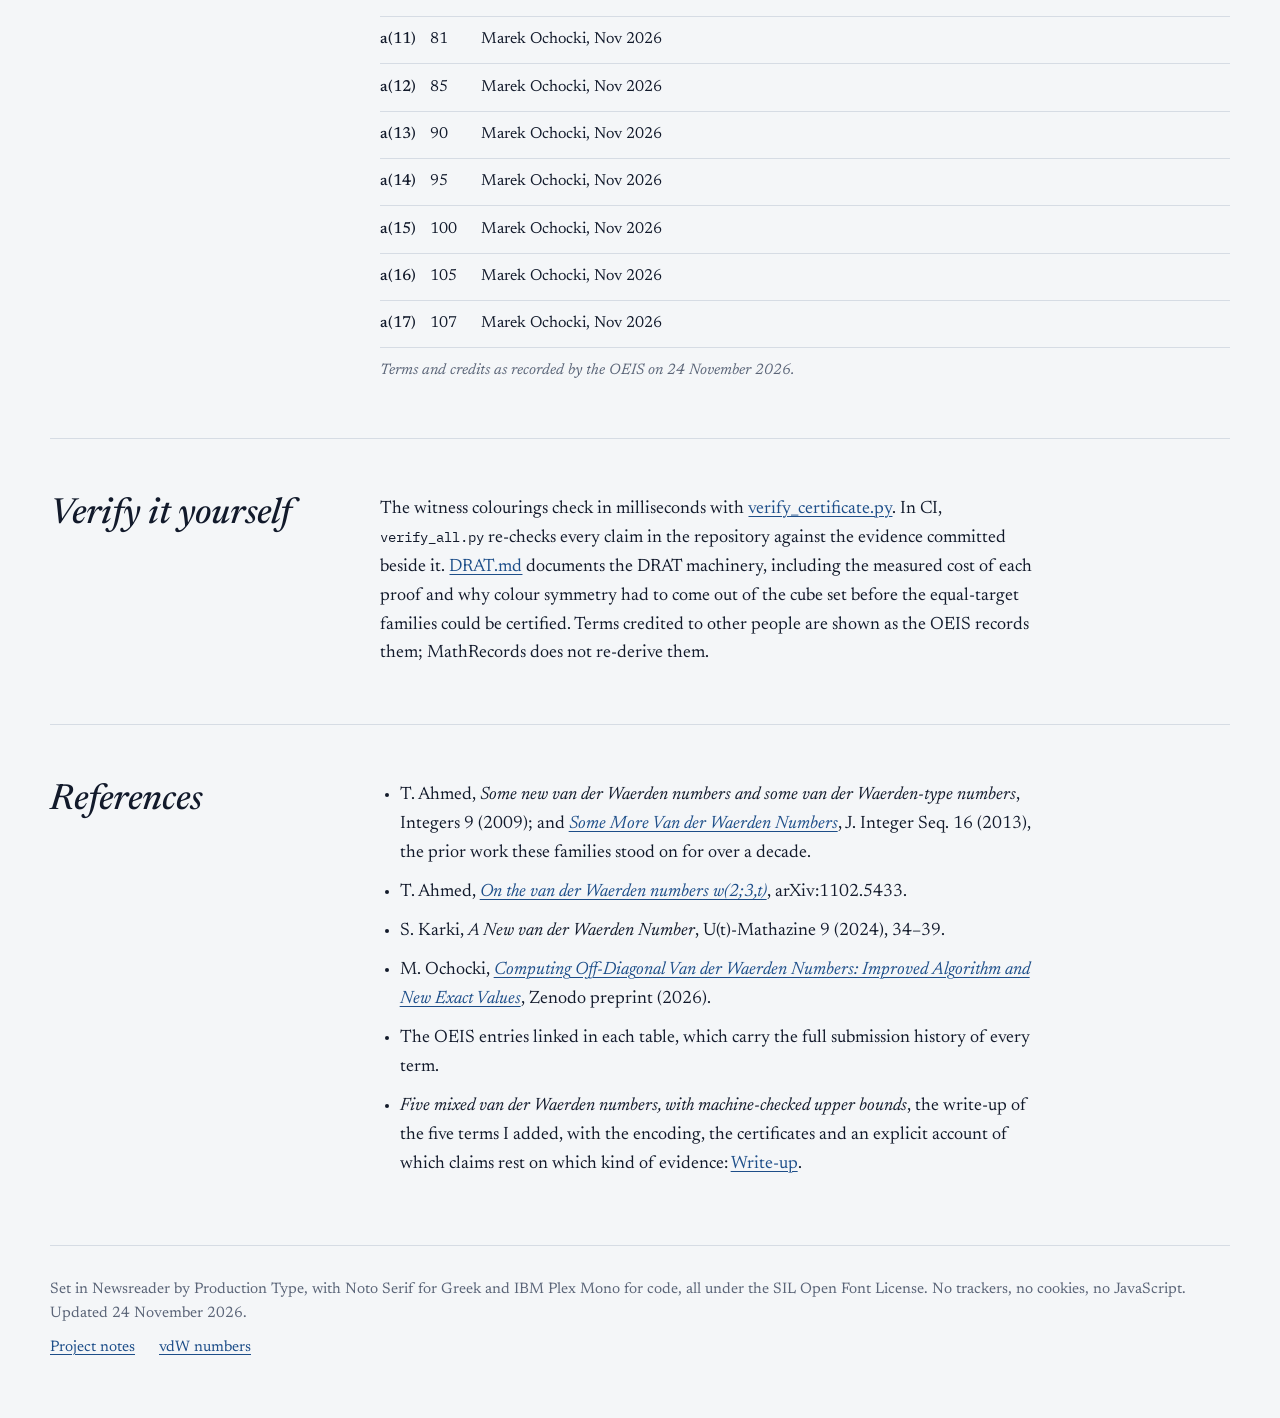
<file: vdw.html>
<!doctype html>
<html lang="en-GB">
<head>
<meta charset="utf-8">
<meta name="viewport" content="width=device-width, initial-scale=1">
<title>Van der Waerden numbers · Leo Y. Zhang</title>
<meta name="description" content="Known terms, colourings and checked upper bounds for five mixed van der Waerden families.">
<link rel="canonical" href="https://leo-y-zhang.github.io/PersonalWebsite/vdw.html">
<meta name="theme-color" content="#F4F6F8" media="(prefers-color-scheme: light)">
<meta name="theme-color" content="#0E1420" media="(prefers-color-scheme: dark)">
<link rel="icon" href="favicon.svg" type="image/svg+xml">
<link rel="apple-touch-icon" href="avatar.png">
<link rel="stylesheet" href="style.css">
<meta property="og:title" content="Van der Waerden numbers · Leo Y. Zhang">
<meta property="og:description" content="Known terms, colourings and checked upper bounds for five mixed van der Waerden families.">
<meta property="og:type" content="website">
<meta property="og:url" content="https://leo-y-zhang.github.io/PersonalWebsite/vdw.html">
<meta property="og:image" content="https://leo-y-zhang.github.io/PersonalWebsite/assets/og.png">
<meta property="og:image:width" content="1200">
<meta property="og:image:height" content="630">
<meta property="og:image:alt" content="Leo Y. Zhang: combinatorics, game engines and software">
<meta name="twitter:card" content="summary_large_image">
<meta name="twitter:title" content="Van der Waerden numbers · Leo Y. Zhang">
<meta name="twitter:description" content="Known terms, colourings and checked upper bounds for five mixed van der Waerden families.">
<meta name="twitter:image" content="https://leo-y-zhang.github.io/PersonalWebsite/assets/og.png">
</head>
<body>
<a class="skip-link" href="#main">Skip to content</a>
<header class="site-header">
  <a class="identity" href="./"><img class="mark" src="favicon.svg" width="40" height="40" alt=""><span>Leo Y. Zhang</span></a>
  <nav aria-label="Main navigation">
    <a href="index.html#work">Work</a> <a href="index.html#mathematics">Mathematics</a> <a href="index.html#try-it">Try it</a> <a href="index.html#index">Index</a> <a href="security.html">Security</a> <a href="index.html#about">About</a> <a href="index.html#contact">Contact</a> <a href="vdw.html">vdW numbers</a>
  </nav>
</header>
<main id="main">
<div class="page-intro"><h1>Van der Waerden numbers</h1><p class="deck">A reference for five mixed families, with certificates and proof provenance.</p></div>


<section class="catalogue-section" id="about-page" aria-labelledby="aboutp-h"><h2 id="aboutp-h">What this page is</h2><div class="section-content">
  <p>For years the community’s reference tables for van der Waerden data were
  maintained by Tanbir Ahmed, whose computations produced many of the values
  below; his pages have since gone offline. This page is a verifiable
  successor for the five mixed families I work on: <strong>every term</strong>
  the OEIS records, credited as the OEIS credits it; <strong>every term I
  added</strong> with a certificate you can check yourself; and <strong>every
  claim labelled by the kind of evidence behind it</strong>.</p>
  <ul class="halves">
    <li><strong>Lower bounds are certificates.</strong> Each term I added links a
    witness colouring; checking it needs the definition and nothing else.</li>
    <li><strong>Upper bounds are labelled by their evidence.</strong> The
    refutations behind those five terms have been reduced to formally checked
    proof objects: 23,851 per-cube DRAT proofs across the five families, each
    replayed to <samp>s&nbsp;VERIFIED</samp> by drat-trim, plus a checked proof
    for each family that its cube set is exhaustive.</li>
  </ul>
  <p>Each term is credited as its OEIS entry credits it: the entry’s author
  for its original terms, and the EXTENSIONS line for each term added later.
  None of the five terms I added was a first determination. Marek Ochocki’s
  preprint of June 2026 has four of them, and S. Karki published A217005
  a(19) = 52 in 2024. What MathRecords adds for those five is a second
  derivation by a different method, with each upper bound reduced to checked
  DRAT proofs.</p>
  <p>The tables are generated from the OEIS and cross-checked against the
  b-files in <a href="https://github.com/Leo-Y-Zhang/MathRecords">MathRecords</a>
  by <a href="https://github.com/Leo-Y-Zhang/PersonalWebsite/blob/main/tools/build_vdw_page.py">a script that refuses to build the page
  if the two sources disagree</a>. It was last regenerated 24 November 2026.</p>
</div></section>

<section class="catalogue-section" id="tables" aria-labelledby="tables-h"><h2 id="tables-h">The five families</h2><div class="section-content">

  <h3><a href="https://oeis.org/A217058">A217058</a></h3>
  <p class="seqdef">Van der Waerden numbers <span class="m">w(</span>j+2; t<sub>0</sub>,t<sub>1</sub>,&hellip;,t<sub>j-1</sub>, 3, 4<span class="m">)</span> with t<sub>0</sub> = t<sub>1</sub> = &hellip; = t<sub>j-1</sub> = 2.</p>
  <div class="table-scroll" role="region" aria-label="A217058 values" tabindex="0">
  <table class="seqs">
    <caption>Terms and credits as recorded by the OEIS on 24 November 2026.</caption>
    <thead>
      <tr><th scope="col">Term</th><th scope="col">Value</th><th scope="col">Provenance</th></tr>
    </thead>
    <tbody>
      <tr>
        <th scope="row" class="m">a(0)</th>
        <td class="m">18</td>
        <td>Tanbir Ahmed, Sep 2012</td>
      </tr>
      <tr>
        <th scope="row" class="m">a(1)</th>
        <td class="m">21</td>
        <td>Tanbir Ahmed, Sep 2012</td>
      </tr>
      <tr>
        <th scope="row" class="m">a(2)</th>
        <td class="m">25</td>
        <td>Tanbir Ahmed, Sep 2012</td>
      </tr>
      <tr>
        <th scope="row" class="m">a(3)</th>
        <td class="m">29</td>
        <td>Tanbir Ahmed, Sep 2012</td>
      </tr>
      <tr>
        <th scope="row" class="m">a(4)</th>
        <td class="m">33</td>
        <td>Tanbir Ahmed, Sep 2012</td>
      </tr>
      <tr>
        <th scope="row" class="m">a(5)</th>
        <td class="m">36</td>
        <td>Tanbir Ahmed, Sep 2012</td>
      </tr>
      <tr>
        <th scope="row" class="m">a(6)</th>
        <td class="m">40</td>
        <td>Tanbir Ahmed, Sep 2012</td>
      </tr>
      <tr>
        <th scope="row" class="m">a(7)</th>
        <td class="m">42</td>
        <td>Tanbir Ahmed, Sep 2012</td>
      </tr>
      <tr>
        <th scope="row" class="m">a(8)</th>
        <td class="m">45</td>
        <td>Tanbir Ahmed, Sep 2012</td>
      </tr>
      <tr>
        <th scope="row" class="m">a(9)</th>
        <td class="m">48</td>
        <td>Tanbir Ahmed, Sep 2012</td>
      </tr>
      <tr>
        <th scope="row" class="m">a(10)</th>
        <td class="m">52</td>
        <td>Tanbir Ahmed, Sep 2012</td>
      </tr>
      <tr>
        <th scope="row" class="m">a(11)</th>
        <td class="m">55</td>
        <td>Tanbir Ahmed, Dec 2012</td>
      </tr>
      <tr>
        <th scope="row" class="m">a(12)</th>
        <td class="m"><strong>57</strong></td>
        <td>Leo Y. Zhang, Jul 2026; <a href="https://github.com/Leo-Y-Zhang/MathRecords/blob/main/vdw/cert_n56.txt">witness colouring</a> for the lower bound; upper bound reduced to checked DRAT proof objects</td>
      </tr>
      <tr>
        <th scope="row" class="m">a(13)</th>
        <td class="m">58</td>
        <td>Marek Ochocki, Nov 2026</td>
      </tr>
      <tr>
        <th scope="row" class="m">a(14)</th>
        <td class="m">61</td>
        <td>Marek Ochocki, Nov 2026</td>
      </tr>
      <tr>
        <th scope="row" class="m">a(15)</th>
        <td class="m">63</td>
        <td>Marek Ochocki, Nov 2026</td>
      </tr>
      <tr>
        <th scope="row" class="m">a(16)</th>
        <td class="m">65</td>
        <td>Marek Ochocki, Nov 2026</td>
      </tr>
      <tr>
        <th scope="row" class="m">a(17)</th>
        <td class="m">68</td>
        <td>Marek Ochocki, Nov 2026</td>
      </tr>
      <tr>
        <th scope="row" class="m">a(18)</th>
        <td class="m">70</td>
        <td>Marek Ochocki, Nov 2026</td>
      </tr>
      <tr>
        <th scope="row" class="m">a(19)</th>
        <td class="m">73</td>
        <td>Marek Ochocki, Nov 2026</td>
      </tr>
      <tr>
        <th scope="row" class="m">a(20)</th>
        <td class="m">75</td>
        <td>Marek Ochocki, Nov 2026</td>
      </tr>
      <tr>
        <th scope="row" class="m">a(21)</th>
        <td class="m">77</td>
        <td>Marek Ochocki, Nov 2026</td>
      </tr>
    </tbody>
  </table>
  </div>

  <h3><a href="https://oeis.org/A217005">A217005</a></h3>
  <p class="seqdef">Van der Waerden numbers <span class="m">w(</span>j+2; t<sub>0</sub>,t<sub>1</sub>,&hellip;,t<sub>j-1</sub>, 3, 3<span class="m">)</span> with t<sub>0</sub> = t<sub>1</sub> = &hellip; = t<sub>j-1</sub> = 2.</p>
  <div class="table-scroll" role="region" aria-label="A217005 values" tabindex="0">
  <table class="seqs">
    <caption>Terms and credits as recorded by the OEIS on 24 November 2026.</caption>
    <thead>
      <tr><th scope="col">Term</th><th scope="col">Value</th><th scope="col">Provenance</th></tr>
    </thead>
    <tbody>
      <tr>
        <th scope="row" class="m">a(0)</th>
        <td class="m">9</td>
        <td>Tanbir Ahmed, Sep 2012</td>
      </tr>
      <tr>
        <th scope="row" class="m">a(1)</th>
        <td class="m">14</td>
        <td>Tanbir Ahmed, Sep 2012</td>
      </tr>
      <tr>
        <th scope="row" class="m">a(2)</th>
        <td class="m">17</td>
        <td>Tanbir Ahmed, Sep 2012</td>
      </tr>
      <tr>
        <th scope="row" class="m">a(3)</th>
        <td class="m">20</td>
        <td>Tanbir Ahmed, Sep 2012</td>
      </tr>
      <tr>
        <th scope="row" class="m">a(4)</th>
        <td class="m">21</td>
        <td>Tanbir Ahmed, Sep 2012</td>
      </tr>
      <tr>
        <th scope="row" class="m">a(5)</th>
        <td class="m">24</td>
        <td>Tanbir Ahmed, Sep 2012</td>
      </tr>
      <tr>
        <th scope="row" class="m">a(6)</th>
        <td class="m">25</td>
        <td>Tanbir Ahmed, Sep 2012</td>
      </tr>
      <tr>
        <th scope="row" class="m">a(7)</th>
        <td class="m">28</td>
        <td>Tanbir Ahmed, Sep 2012</td>
      </tr>
      <tr>
        <th scope="row" class="m">a(8)</th>
        <td class="m">31</td>
        <td>Tanbir Ahmed, Sep 2012</td>
      </tr>
      <tr>
        <th scope="row" class="m">a(9)</th>
        <td class="m">33</td>
        <td>Tanbir Ahmed, Sep 2012</td>
      </tr>
      <tr>
        <th scope="row" class="m">a(10)</th>
        <td class="m">35</td>
        <td>Tanbir Ahmed, Sep 2012</td>
      </tr>
      <tr>
        <th scope="row" class="m">a(11)</th>
        <td class="m">37</td>
        <td>Tanbir Ahmed, Sep 2012</td>
      </tr>
      <tr>
        <th scope="row" class="m">a(12)</th>
        <td class="m">39</td>
        <td>Tanbir Ahmed, Sep 2012</td>
      </tr>
      <tr>
        <th scope="row" class="m">a(13)</th>
        <td class="m">42</td>
        <td>Tanbir Ahmed, Sep 2012</td>
      </tr>
      <tr>
        <th scope="row" class="m">a(14)</th>
        <td class="m">44</td>
        <td>Tanbir Ahmed, Sep 2012</td>
      </tr>
      <tr>
        <th scope="row" class="m">a(15)</th>
        <td class="m">46</td>
        <td>Tanbir Ahmed, Sep 2012</td>
      </tr>
      <tr>
        <th scope="row" class="m">a(16)</th>
        <td class="m">48</td>
        <td>Tanbir Ahmed, Sep 2012</td>
      </tr>
      <tr>
        <th scope="row" class="m">a(17)</th>
        <td class="m">50</td>
        <td>Tanbir Ahmed, Dec 2012</td>
      </tr>
      <tr>
        <th scope="row" class="m">a(18)</th>
        <td class="m">51</td>
        <td>Tanbir Ahmed, Dec 2012</td>
      </tr>
      <tr>
        <th scope="row" class="m">a(19)</th>
        <td class="m"><strong>52</strong></td>
        <td>Leo Y. Zhang, Aug 2026; <a href="https://github.com/Leo-Y-Zhang/MathRecords/blob/main/vdw/cert_A217005_n51_witness.txt">witness colouring</a> for the lower bound; upper bound reduced to checked DRAT proof objects</td>
      </tr>
      <tr>
        <th scope="row" class="m">a(20)</th>
        <td class="m">54</td>
        <td>Marek Ochocki, Oct 2026</td>
      </tr>
      <tr>
        <th scope="row" class="m">a(21)</th>
        <td class="m">57</td>
        <td>Marek Ochocki, Oct 2026</td>
      </tr>
      <tr>
        <th scope="row" class="m">a(22)</th>
        <td class="m">58</td>
        <td>Marek Ochocki, Oct 2026</td>
      </tr>
      <tr>
        <th scope="row" class="m">a(23)</th>
        <td class="m">59</td>
        <td>Marek Ochocki, Oct 2026</td>
      </tr>
      <tr>
        <th scope="row" class="m">a(24)</th>
        <td class="m">62</td>
        <td>Marek Ochocki, Oct 2026</td>
      </tr>
      <tr>
        <th scope="row" class="m">a(25)</th>
        <td class="m">63</td>
        <td>Marek Ochocki, Oct 2026</td>
      </tr>
      <tr>
        <th scope="row" class="m">a(26)</th>
        <td class="m">64</td>
        <td>Marek Ochocki, Oct 2026</td>
      </tr>
      <tr>
        <th scope="row" class="m">a(27)</th>
        <td class="m">65</td>
        <td>Marek Ochocki, Oct 2026</td>
      </tr>
      <tr>
        <th scope="row" class="m">a(28)</th>
        <td class="m">69</td>
        <td>Marek Ochocki, Oct 2026</td>
      </tr>
      <tr>
        <th scope="row" class="m">a(29)</th>
        <td class="m">70</td>
        <td>Marek Ochocki, Oct 2026</td>
      </tr>
      <tr>
        <th scope="row" class="m">a(30)</th>
        <td class="m">71</td>
        <td>Marek Ochocki, Oct 2026</td>
      </tr>
      <tr>
        <th scope="row" class="m">a(31)</th>
        <td class="m">73</td>
        <td>Marek Ochocki, Oct 2026</td>
      </tr>
      <tr>
        <th scope="row" class="m">a(32)</th>
        <td class="m">74</td>
        <td>Marek Ochocki, Oct 2026</td>
      </tr>
      <tr>
        <th scope="row" class="m">a(33)</th>
        <td class="m">75</td>
        <td>Marek Ochocki, Oct 2026</td>
      </tr>
    </tbody>
  </table>
  </div>

  <h3><a href="https://oeis.org/A217007">A217007</a></h3>
  <p class="seqdef">Van der Waerden numbers <span class="m">w(</span>j+2; t<sub>0</sub>,t<sub>1</sub>,&hellip;,t<sub>j-1</sub>, 4, 4<span class="m">)</span> with t<sub>0</sub> = t<sub>1</sub> = &hellip; = t<sub>j-1</sub> = 2.</p>
  <div class="table-scroll" role="region" aria-label="A217007 values" tabindex="0">
  <table class="seqs">
    <caption>Terms and credits as recorded by the OEIS on 24 November 2026.</caption>
    <thead>
      <tr><th scope="col">Term</th><th scope="col">Value</th><th scope="col">Provenance</th></tr>
    </thead>
    <tbody>
      <tr>
        <th scope="row" class="m">a(0)</th>
        <td class="m">35</td>
        <td>Tanbir Ahmed, Sep 2012</td>
      </tr>
      <tr>
        <th scope="row" class="m">a(1)</th>
        <td class="m">40</td>
        <td>Tanbir Ahmed, Sep 2012</td>
      </tr>
      <tr>
        <th scope="row" class="m">a(2)</th>
        <td class="m">53</td>
        <td>Tanbir Ahmed, Sep 2012</td>
      </tr>
      <tr>
        <th scope="row" class="m">a(3)</th>
        <td class="m">54</td>
        <td>Tanbir Ahmed, Sep 2012</td>
      </tr>
      <tr>
        <th scope="row" class="m">a(4)</th>
        <td class="m">56</td>
        <td>Tanbir Ahmed, Sep 2012</td>
      </tr>
      <tr>
        <th scope="row" class="m">a(5)</th>
        <td class="m">66</td>
        <td>Tanbir Ahmed, Sep 2012</td>
      </tr>
      <tr>
        <th scope="row" class="m">a(6)</th>
        <td class="m">67</td>
        <td>Tanbir Ahmed, Sep 2012</td>
      </tr>
      <tr>
        <th scope="row" class="m">a(7)</th>
        <td class="m"><strong>68</strong></td>
        <td>Leo Y. Zhang, Aug 2026; <a href="https://github.com/Leo-Y-Zhang/MathRecords/blob/main/vdw/cert_A217007_a7_n67_witness.txt">witness colouring</a> for the lower bound; upper bound reduced to checked DRAT proof objects</td>
      </tr>
      <tr>
        <th scope="row" class="m">a(8)</th>
        <td class="m">69</td>
        <td>Marek Ochocki, Nov 2026</td>
      </tr>
      <tr>
        <th scope="row" class="m">a(9)</th>
        <td class="m">74</td>
        <td>Marek Ochocki, Nov 2026</td>
      </tr>
      <tr>
        <th scope="row" class="m">a(10)</th>
        <td class="m">75</td>
        <td>Marek Ochocki, Nov 2026</td>
      </tr>
      <tr>
        <th scope="row" class="m">a(11)</th>
        <td class="m">78</td>
        <td>Marek Ochocki, Nov 2026</td>
      </tr>
    </tbody>
  </table>
  </div>

  <h3><a href="https://oeis.org/A217236">A217236</a></h3>
  <p class="seqdef">Van der Waerden numbers <span class="m">w(</span>j+2; t<sub>0</sub>,t<sub>1</sub>,&hellip;,t<sub>j-1</sub>, 4, 5<span class="m">)</span> with t<sub>0</sub> = t<sub>1</sub> = &hellip; = t<sub>j-1</sub> = 2.</p>
  <div class="table-scroll" role="region" aria-label="A217236 values" tabindex="0">
  <table class="seqs">
    <caption>Terms and credits as recorded by the OEIS on 24 November 2026.</caption>
    <thead>
      <tr><th scope="col">Term</th><th scope="col">Value</th><th scope="col">Provenance</th></tr>
    </thead>
    <tbody>
      <tr>
        <th scope="row" class="m">a(0)</th>
        <td class="m">55</td>
        <td>Tanbir Ahmed, Sep 2012</td>
      </tr>
      <tr>
        <th scope="row" class="m">a(1)</th>
        <td class="m">71</td>
        <td>Tanbir Ahmed, Sep 2012</td>
      </tr>
      <tr>
        <th scope="row" class="m">a(2)</th>
        <td class="m">75</td>
        <td>Tanbir Ahmed, Sep 2012</td>
      </tr>
      <tr>
        <th scope="row" class="m">a(3)</th>
        <td class="m">79</td>
        <td>Tanbir Ahmed, Sep 2012</td>
      </tr>
      <tr>
        <th scope="row" class="m">a(4)</th>
        <td class="m"><strong>84</strong></td>
        <td>Leo Y. Zhang, Aug 2026; <a href="https://github.com/Leo-Y-Zhang/MathRecords/blob/main/vdw/cert_A217236_a4_n83.txt">witness colouring</a> for the lower bound; upper bound reduced to checked DRAT proof objects</td>
      </tr>
      <tr>
        <th scope="row" class="m">a(5)</th>
        <td class="m">90</td>
        <td>Marek Ochocki, Nov 2026</td>
      </tr>
      <tr>
        <th scope="row" class="m">a(6)</th>
        <td class="m">96</td>
        <td>Marek Ochocki, Nov 2026</td>
      </tr>
    </tbody>
  </table>
  </div>

  <h3><a href="https://oeis.org/A217059">A217059</a></h3>
  <p class="seqdef">Van der Waerden numbers <span class="m">w(</span>j+2; t<sub>0</sub>,t<sub>1</sub>,&hellip;,t<sub>j-1</sub>, 3, 5<span class="m">)</span> with t<sub>0</sub> = t<sub>1</sub> = &hellip; = t<sub>j-1</sub> = 2.</p>
  <div class="table-scroll" role="region" aria-label="A217059 values" tabindex="0">
  <table class="seqs">
    <caption>Terms and credits as recorded by the OEIS on 24 November 2026.</caption>
    <thead>
      <tr><th scope="col">Term</th><th scope="col">Value</th><th scope="col">Provenance</th></tr>
    </thead>
    <tbody>
      <tr>
        <th scope="row" class="m">a(0)</th>
        <td class="m">22</td>
        <td>Tanbir Ahmed, Sep 2012</td>
      </tr>
      <tr>
        <th scope="row" class="m">a(1)</th>
        <td class="m">32</td>
        <td>Tanbir Ahmed, Sep 2012</td>
      </tr>
      <tr>
        <th scope="row" class="m">a(2)</th>
        <td class="m">43</td>
        <td>Tanbir Ahmed, Sep 2012</td>
      </tr>
      <tr>
        <th scope="row" class="m">a(3)</th>
        <td class="m">44</td>
        <td>Tanbir Ahmed, Sep 2012</td>
      </tr>
      <tr>
        <th scope="row" class="m">a(4)</th>
        <td class="m">50</td>
        <td>Tanbir Ahmed, Sep 2012</td>
      </tr>
      <tr>
        <th scope="row" class="m">a(5)</th>
        <td class="m">55</td>
        <td>Tanbir Ahmed, Sep 2012</td>
      </tr>
      <tr>
        <th scope="row" class="m">a(6)</th>
        <td class="m">61</td>
        <td>Tanbir Ahmed, Sep 2012</td>
      </tr>
      <tr>
        <th scope="row" class="m">a(7)</th>
        <td class="m">65</td>
        <td>Tanbir Ahmed, Sep 2012</td>
      </tr>
      <tr>
        <th scope="row" class="m">a(8)</th>
        <td class="m">70</td>
        <td>Tanbir Ahmed, Mar 2013</td>
      </tr>
      <tr>
        <th scope="row" class="m">a(9)</th>
        <td class="m"><strong>74</strong></td>
        <td>Leo Y. Zhang, Aug 2026; <a href="https://github.com/Leo-Y-Zhang/MathRecords/blob/main/vdw/cert_A217059_a9_n73.txt">witness colouring</a> for the lower bound; upper bound reduced to checked DRAT proof objects</td>
      </tr>
      <tr>
        <th scope="row" class="m">a(10)</th>
        <td class="m">75</td>
        <td>Marek Ochocki, Nov 2026</td>
      </tr>
      <tr>
        <th scope="row" class="m">a(11)</th>
        <td class="m">81</td>
        <td>Marek Ochocki, Nov 2026</td>
      </tr>
      <tr>
        <th scope="row" class="m">a(12)</th>
        <td class="m">85</td>
        <td>Marek Ochocki, Nov 2026</td>
      </tr>
      <tr>
        <th scope="row" class="m">a(13)</th>
        <td class="m">90</td>
        <td>Marek Ochocki, Nov 2026</td>
      </tr>
      <tr>
        <th scope="row" class="m">a(14)</th>
        <td class="m">95</td>
        <td>Marek Ochocki, Nov 2026</td>
      </tr>
      <tr>
        <th scope="row" class="m">a(15)</th>
        <td class="m">100</td>
        <td>Marek Ochocki, Nov 2026</td>
      </tr>
      <tr>
        <th scope="row" class="m">a(16)</th>
        <td class="m">105</td>
        <td>Marek Ochocki, Nov 2026</td>
      </tr>
      <tr>
        <th scope="row" class="m">a(17)</th>
        <td class="m">107</td>
        <td>Marek Ochocki, Nov 2026</td>
      </tr>
    </tbody>
  </table>
  </div>
</div></section>

<section class="catalogue-section" id="verify" aria-labelledby="verify-h"><h2 id="verify-h">Verify it yourself</h2><div class="section-content">
  <p>The witness colourings check in milliseconds with
  <a href="https://github.com/Leo-Y-Zhang/MathRecords/blob/main/vdw/verify_certificate.py">verify_certificate.py</a>. In CI,
  <code>verify_all.py</code> re-checks every claim in the repository against
  the evidence committed beside it. <a href="https://github.com/Leo-Y-Zhang/MathRecords/blob/main/vdw/DRAT.md">DRAT.md</a>
  documents the DRAT machinery, including the measured cost of each proof
  and why colour symmetry had to come out of the cube set before the
  equal-target families could be certified. Terms credited to other people
  are shown as the OEIS records them; MathRecords does not re-derive them.</p>
</div></section>

<section class="catalogue-section" id="references" aria-labelledby="refs-h"><h2 id="refs-h">References</h2><div class="section-content">
  <ul class="halves">
    <li>T. Ahmed, <em>Some new van der Waerden numbers and some van der
    Waerden-type numbers</em>, Integers 9 (2009); and
    <a href="https://cs.uwaterloo.ca/journals/JIS/VOL16/Ahmed/ahmed2.html"><em>Some
    More Van der Waerden Numbers</em></a>, J. Integer Seq. 16 (2013), the
    prior work these families stood on for over a decade.</li>
    <li>T. Ahmed, <a href="https://arxiv.org/abs/1102.5433"><em>On the van der
    Waerden numbers w(2;3,t)</em></a>, arXiv:1102.5433.</li>
    <li>S. Karki, <em>A New van der Waerden Number</em>, U(t)-Mathazine 9
    (2024), 34–39.</li>
    <li>M. Ochocki, <a href="https://doi.org/10.5281/zenodo.20572598"><em>Computing
    Off-Diagonal Van der Waerden Numbers: Improved Algorithm and New Exact
    Values</em></a>, Zenodo preprint (2026).</li>
    <li>The OEIS entries linked in each table, which carry the full submission
    history of every term.</li>
    <li><em>Five mixed van der Waerden numbers, with machine-checked upper
    bounds</em>, the write-up of the five terms I added, with the encoding, the
    certificates and an explicit account of which claims rest on which kind of
    evidence:
    <a href="https://github.com/Leo-Y-Zhang/MathRecords/tree/main/paper">Write-up</a>.</li>
  </ul>
</div></section>


</main>
<footer class="site-footer">
  <p>Set in Newsreader by Production Type, with Noto Serif for Greek and IBM Plex Mono for code, all under the SIL Open Font License. No trackers, no cookies, no JavaScript. Updated 24 November 2026.</p>
  <p><a href="projects.html">Project notes</a> <a href="vdw.html">vdW numbers</a></p>
</footer>
</body>
</html>
</file>
<file: style.css>
@font-face {
  font-family: "Newsreader";
  src: url("fonts/newsreader-latin-standard-normal.woff2") format("woff2");
  font-weight: 200 800;
  font-style: normal;
  font-display: swap;
}
@font-face {
  font-family: "Newsreader";
  src: url("fonts/newsreader-latin-standard-italic.woff2") format("woff2");
  font-weight: 200 800;
  font-style: italic;
  font-display: swap;
}
@font-face {
  font-family: "Noto Serif Greek";
  src: url("fonts/noto-serif-greek-400-normal.woff2") format("woff2");
  font-weight: 400;
  font-style: normal;
  font-display: swap;
  unicode-range: U+0370-03FF;
}
@font-face {
  font-family: "Noto Serif Greek";
  src: url("fonts/noto-serif-greek-ext-400-normal.woff2") format("woff2");
  font-weight: 400;
  font-style: normal;
  font-display: swap;
  unicode-range: U+1F00-1FFF;
}
@font-face {
  font-family: "Plex Mono";
  src: url("fonts/plexmono-400.woff2") format("woff2");
  font-weight: 400;
  font-display: swap;
}
:root {
  color-scheme: light dark;
  --paper: #F4F6F8;
  --ink: #121A2B;
  --navy: #1D4E89;
  --ochre: #B7791F;
  --slate: #5A6477;
  --hairline: #D6DCE4;
}
@media (prefers-color-scheme: dark) {
  :root {
    --paper: #0E1420;
    --ink: #E4E8EE;
    --navy: #8AB4F0;
    --ochre: #E0A647;
    --slate: #9AA4B5;
    --hairline: #253047;
  }
}
* { box-sizing: border-box; }
html { scroll-padding-top: 2rem; }
body {
  margin: 0;
  background: var(--paper);
  color: var(--ink);
  font-family: "Newsreader", "Noto Serif Greek", Georgia, serif;
  font-optical-sizing: auto;
  font-size: 1.125rem;
  line-height: 1.6;
  -webkit-text-size-adjust: 100%;
}
.site-header, main, .site-footer {
  width: min(1180px, calc(100% - 80px));
  margin-inline: auto;
}
p { margin: 0 0 1.15rem; max-width: 66ch; }
a {
  color: var(--navy);
  text-decoration-thickness: 1px;
  text-underline-offset: 0.18em;
}
a:hover { text-decoration-thickness: 2px; }
:focus-visible { outline: 2px solid var(--navy); outline-offset: 5px; }
.skip-link {
  position: absolute;
  top: 0.5rem;
  left: 20px;
  padding: 0.4rem 0.8rem;
  background: var(--paper);
  z-index: 1;
  clip-path: inset(100%);
}
.skip-link:focus { clip-path: none; }
.site-header {
  display: flex;
  flex-wrap: wrap;
  align-items: center;
  justify-content: space-between;
  gap: 1rem 2rem;
  padding-block: 1.6rem;
  border-bottom: 1px solid var(--hairline);
}
.identity { display: flex; align-items: center; gap: 0.7rem; text-decoration: none; }
.mark { width: 40px; height: 40px; flex: none; }
nav { display: flex; flex-wrap: wrap; gap: 0.35rem 1.15rem; font-size: 1rem; }
nav a { white-space: nowrap; text-decoration: none; }
nav a:hover { text-decoration: underline; }
h1, h2, h3, h4 { font-weight: 500; line-height: 1.15; }
h1 { margin: 0 0 1.5rem; font-size: clamp(2.75rem, 6vw, 5rem); letter-spacing: -0.02em; overflow-wrap: anywhere; }
h2 { margin: 0; font-size: 2.25rem; font-style: italic; }
h3 { margin: 0 0 1rem; font-size: 1.65rem; overflow-wrap: anywhere; }
h4 { margin: 0 0 0.75rem; font-size: 1.25rem; }
.hero { padding-top: clamp(3rem, 7vw, 6rem); }
.hero h1 { font-size: clamp(3.5rem, 9vw, 8rem); line-height: 0.95; }
.deck { font-style: italic; font-size: clamp(1.35rem, 2.5vw, 1.75rem); line-height: 1.4; margin-bottom: 0.65rem; }
.plate { margin: 0; min-width: 0; }
.plate img, .demo img {
  display: block;
  width: 100%;
  height: auto;
  border: 1px solid var(--hairline);
  border-radius: 4px;
}
.hero-plate { margin-top: 2.5rem; }
/* The screenshot's last rows are the app's footer, cut mid-line: crop them off. */
.hero-plate img { aspect-ratio: 1440 / 852; object-fit: cover; object-position: top; }
figcaption, .caption, caption {
  font-size: 0.95rem;
  font-style: italic;
  color: var(--slate);
  line-height: 1.5;
  text-align: left;
}
figcaption { margin-top: 0.8rem; }
@media (prefers-reduced-motion: no-preference) {
  .hero-plate { animation: plate-in 500ms both; }
}
@keyframes plate-in { from { opacity: 0; } to { opacity: 1; } }
.catalogue-section {
  display: grid;
  grid-template-columns: minmax(0, 0.26fr) minmax(0, 0.74fr);
  gap: 2rem;
  padding-block: 3.5rem;
  border-top: 1px solid var(--hairline);
}
.hero + .catalogue-section { margin-top: 4rem; }
.section-content, .work-copy, .work-visual { min-width: 0; }
.section-content > :last-child { margin-bottom: 0; }
.section-content > * + h3 { margin-top: 2.5rem; }
.work-entry {
  display: grid;
  grid-template-columns: minmax(0, 1fr) minmax(0, 1fr);
  align-items: start;
  gap: 1.75rem;
  padding-block: 2.5rem;
  border-bottom: 1px solid var(--hairline);
}
.work-entry:first-child { padding-top: 0; }
.work-entry:last-child { padding-bottom: 0; border-bottom: 0; }
.work-entry:nth-child(odd) .work-visual { grid-column: 1; grid-row: 1; }
.work-entry:nth-child(odd) .work-copy { grid-column: 2; grid-row: 1; }
.certificate-entry .work-copy, .certificate-entry .work-visual { grid-column: 1 / -1; }
.work-check { grid-column: 1 / -1; }
.work-check p { margin-bottom: 0.7rem; }
.links { display: flex; flex-wrap: wrap; gap: 0.4rem 1.2rem; margin-top: 1rem; }
.cert { margin: 0; }
.cells {
  display: grid;
  grid-template-columns: repeat(56, minmax(0, 1fr));
  gap: 4px;
  padding: 1.1rem;
  border: 1px solid var(--hairline);
  border-radius: 4px;
}
.cells i { display: block; aspect-ratio: 1 / 2.2; border-radius: 2px; }
.cells .c1 { background: var(--navy); }
.cells .c2 { background: var(--ochre); }
.cells .w { border: 1px solid var(--slate); }
.cell-labels {
  display: flex;
  justify-content: space-between;
  padding-inline: 1.1rem;
  margin-top: 0.25rem;
  color: var(--slate);
  font-size: 0.8rem;
  font-variant-numeric: lining-nums tabular-nums;
}
.claim { color: var(--ink); }
.type-plate { border: 1px solid var(--hairline); border-radius: 4px; padding: 1.25rem; }
.type-plate [lang="grc"] { font-size: 1.9rem; line-height: 1.35; }
code, pre, samp { font-family: "Plex Mono", monospace; font-size: 0.8em; font-weight: 400; }
pre {
  max-width: 100%;
  overflow-x: auto;
  white-space: pre-wrap;
  overflow-wrap: anywhere;
  margin: 0 0 1rem;
  padding: 1rem;
  border: 1px solid var(--hairline);
  border-radius: 4px;
  line-height: 1.8;
}
pre code, pre samp { font-size: 1em; }
.type-plate pre { padding: 0; border: 0; margin: 0; font-size: 0.95rem; letter-spacing: 0.02em; }
.type-plate .caption { margin: 0.65rem 0 0; }
table { border-collapse: collapse; width: 100%; font-size: 1rem; font-variant-numeric: lining-nums tabular-nums; }
caption { caption-side: bottom; padding-top: 0.7rem; }
th, td { padding: 0.65rem 0.75rem 0.65rem 0; border-bottom: 1px solid var(--hairline); text-align: left; vertical-align: top; }
th { font-weight: 500; }
thead { color: var(--slate); }
.table-scroll { max-width: 100%; overflow-x: auto; margin-bottom: 1.25rem; }
.table-scroll .seqs { min-width: 34rem; }
.results { font-size: 1.075rem; }
.results th { width: 60%; }
.results td { font-variant-numeric: lining-nums tabular-nums; }
.sequence-list th:last-child, .sequence-list td:last-child { text-align: right; padding-right: 0; }
.range-list { margin: 0 0 2.5rem; }
.range-list dt { font-weight: 500; margin-top: 1rem; }
.range-list dd { margin: 0; max-width: 66ch; }
ul { padding-left: 1.2rem; margin: 0 0 1.5rem; max-width: 66ch; }
li { margin-bottom: 0.65rem; }
.demo-grid { display: grid; grid-template-columns: repeat(2, minmax(0, 1fr)); gap: 2.25rem 1.75rem; }
.demo { display: block; text-decoration: none; }
.demo h3 { font-size: 1.3rem; text-decoration: underline; text-underline-offset: 0.18em; margin: 0.8rem 0 0.4rem; }
.demo:hover h3 { text-decoration-thickness: 2px; }
.demo p { font-size: 1rem; color: var(--ink); line-height: 1.45; margin: 0; }
.demo img { aspect-ratio: 8 / 5; object-fit: cover; }
.index-group { margin-bottom: 2.5rem; }
.repo-index { margin: 0; }
.repo-index > div { padding-block: 0.8rem; border-bottom: 1px solid var(--hairline); }
.repo-index dt { font-weight: 500; }
.repo-index dd { margin: 0.2rem 0 0; max-width: 66ch; }
.recent { margin: 0; }
.recent dt { color: var(--slate); font-size: 1rem; font-variant-numeric: lining-nums tabular-nums; }
.recent dd { margin: 0 0 1.4rem; max-width: 66ch; }
.page-intro { padding-block: 4rem 3rem; }
.projects { margin: 0; }
.projects dt { font-size: 1.3rem; margin: 1.75rem 0 0.4rem; }
.projects dt:first-child { margin-top: 0; }
.projects dd { margin: 0; max-width: 66ch; }
.lang { font-size: 0.95rem; color: var(--slate); margin-left: 0.5rem; }
.seqdef { font-style: italic; margin-bottom: 1rem; }
#tables h3:not(:first-child) { margin-top: 2.5rem; }
.site-footer { padding-block: 2rem 3rem; border-top: 1px solid var(--hairline); color: var(--slate); font-size: 0.95rem; }
.site-footer p { max-width: none; margin-bottom: 0.6rem; }
.site-footer a + a { margin-left: 1.25rem; }
@media (min-width: 701px) {
  .range-list { display: grid; grid-template-columns: minmax(9rem, 0.36fr) minmax(0, 1fr); }
  .range-list dt, .range-list dd { margin: 0; padding-block: 0.5rem; border-bottom: 1px solid var(--hairline); }
  .range-list dd { padding-left: 1.5rem; max-width: none; }
}
@media (max-width: 1000px) {
  .site-header, main, .site-footer { width: calc(100% - 48px); }
  .catalogue-section { grid-template-columns: minmax(0, 0.26fr) minmax(0, 0.74fr); gap: 1.5rem; }
  .work-entry { grid-template-columns: minmax(0, 1fr); }
  .work-entry:nth-child(odd) .work-visual, .work-entry:nth-child(odd) .work-copy { grid-column: auto; grid-row: auto; }
  .demo-grid { grid-template-columns: repeat(2, minmax(0, 1fr)); }
}
@media (max-width: 700px) {
  .site-header, main, .site-footer { width: calc(100% - 40px); }
  .site-header { align-items: start; padding-block: 1.2rem; }
  nav { gap: 0.4rem 1rem; }
  .catalogue-section { grid-template-columns: minmax(0, 1fr); gap: 1.5rem; padding-block: 2.5rem; }
  .hero + .catalogue-section { margin-top: 2.5rem; }
  .work-entry { gap: 1.25rem; }
  .page-intro { padding-block: 3rem 2rem; }
}
@media (max-width: 639px) {
  .cells { grid-template-columns: repeat(28, minmax(0, 1fr)); }
  .type-plate [lang="grc"] { font-size: 1.4rem; }
}
@media (max-width: 480px) {
  .demo-grid { grid-template-columns: minmax(0, 1fr); }
}
@media print {
  :root { color-scheme: light; --paper: #fff; --ink: #000; --navy: #000; --slate: #000; --hairline: #aaa; }
  body { background: #fff; color: #000; font-size: 11pt; }
  nav, .skip-link { display: none; }
  .site-header, main, .site-footer { width: 100%; }
  .catalogue-section { padding-block: 1.5rem; }
  .hero-plate { animation: none; }
  .plate, .work-entry, .demo { break-inside: avoid; }
  .table-scroll, pre { overflow: visible; }
  .table-scroll .seqs { min-width: 0; }
  /* Preserve the certificate's distinct colour classes on paper. */
  .cells .c1 { background: #222; print-color-adjust: exact; }
  .cells .c2 { background: #aaa; print-color-adjust: exact; }
}


.citation { max-width: 68ch; margin-bottom: 0.4rem; }
.citation cite { font-style: italic; }
details.bibtex { margin: 0 0 1rem; max-width: 68ch; }
details.bibtex summary { cursor: pointer; font-family: "Plex Mono", monospace; font-size: 0.8rem; color: var(--slate); padding: 0.25rem 0; }
details.bibtex summary:focus-visible { outline: 2px solid var(--navy); outline-offset: 2px; }
details.bibtex pre { margin-top: 0.5rem; white-space: pre; overflow-wrap: normal; }
@media print, (max-width: 700px) { details.bibtex pre { white-space: pre-wrap; } }

.security-page article { max-width: 66ch; }
.security-page article + article { margin-top: 2.5rem; padding-top: 2.5rem; border-top: 1px solid var(--hairline); }
.security-page .writeup-meta { color: var(--slate); font-size: 1rem; }
.security-page h4 { margin-top: 1.75rem; }
.security-page h5 { margin: 1.25rem 0 0.75rem; font-size: 1.125rem; font-weight: 500; line-height: 1.15; }
.security-page ol { padding-left: 1.2rem; margin: 0 0 1.5rem; max-width: 66ch; }
</file>
